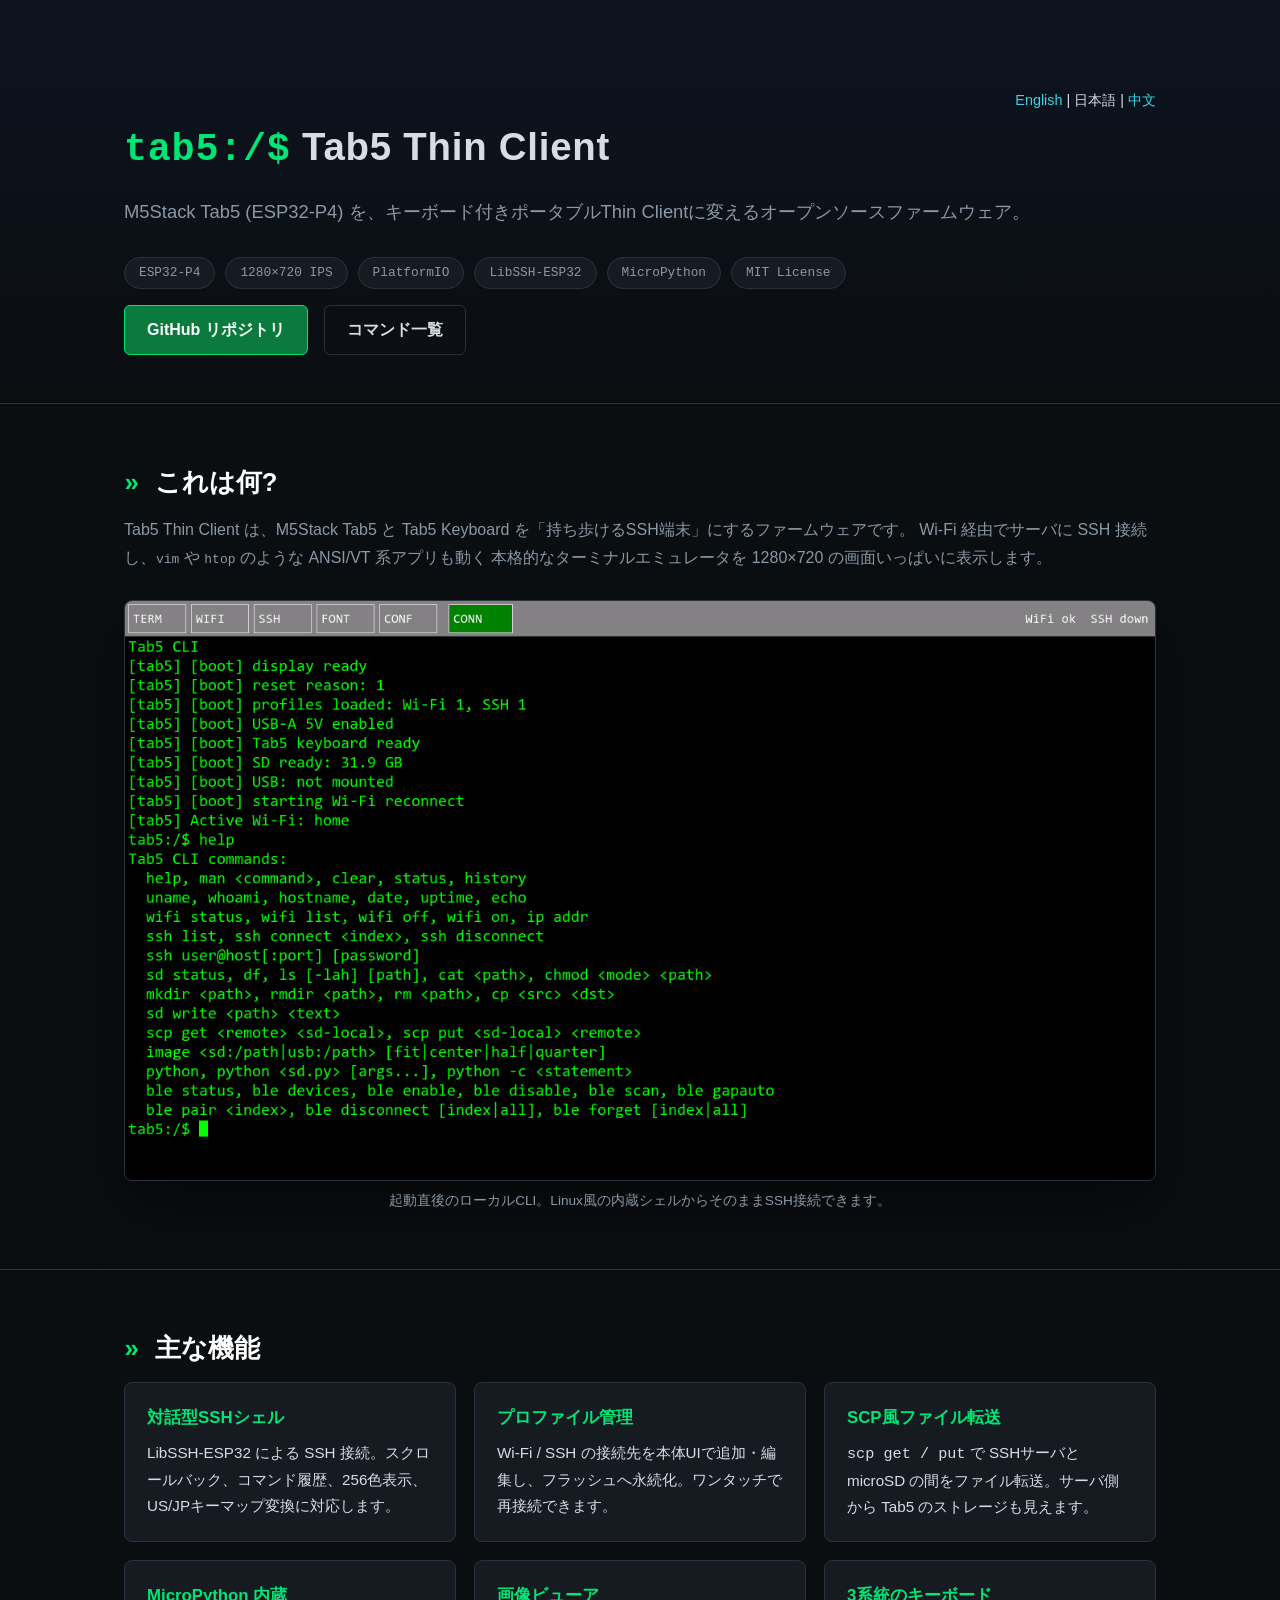
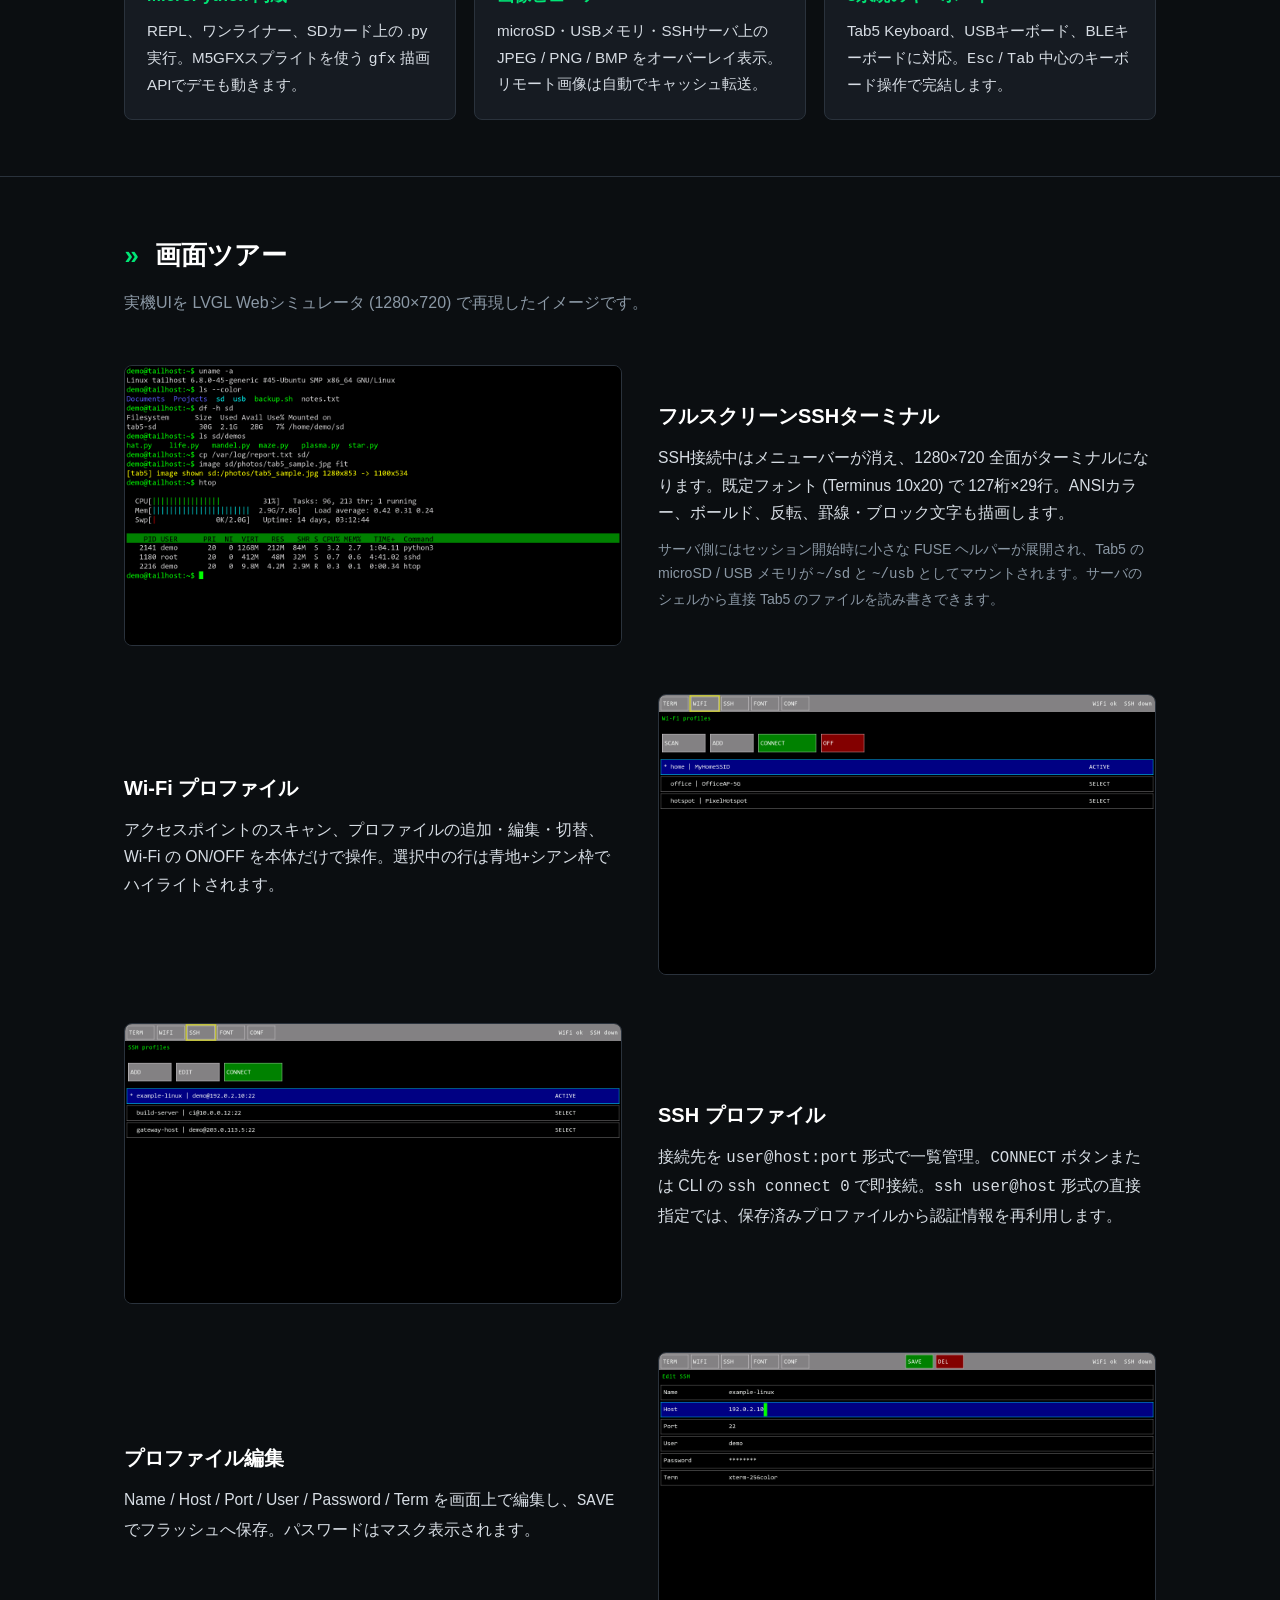
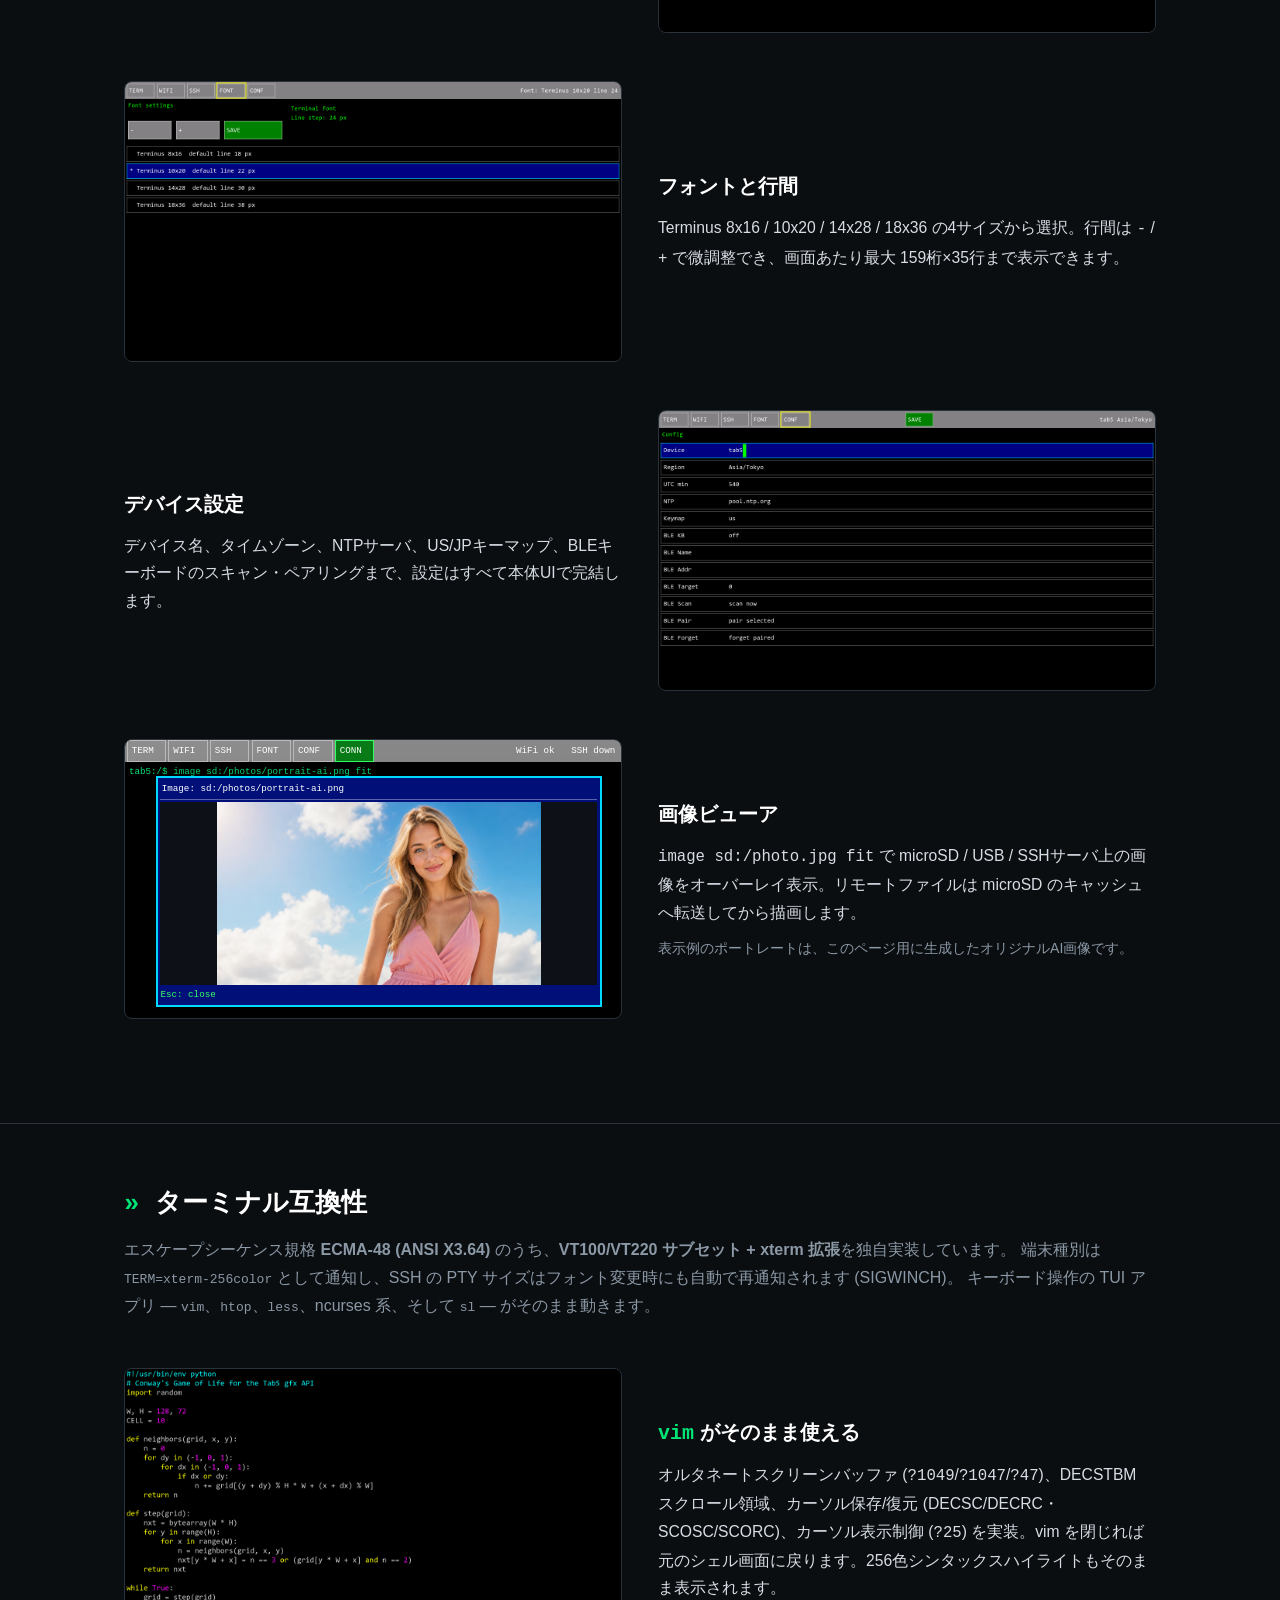
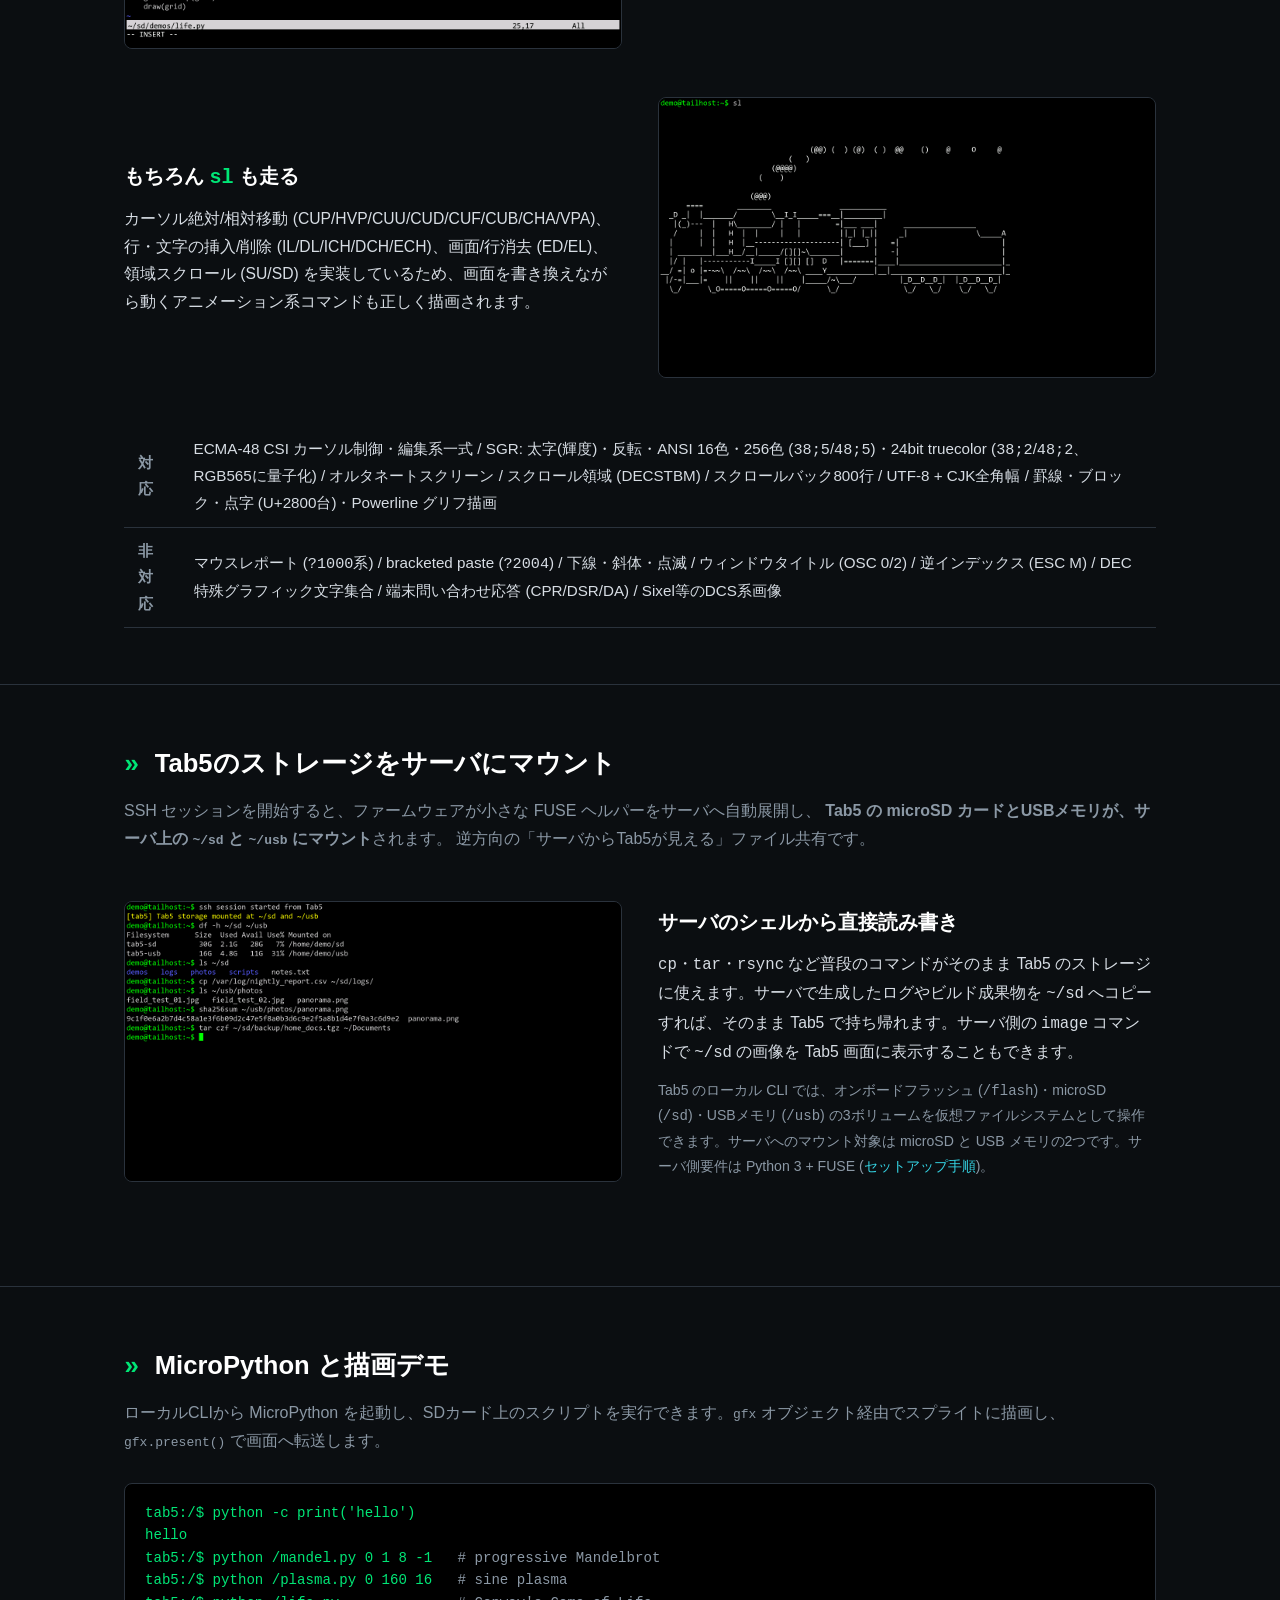
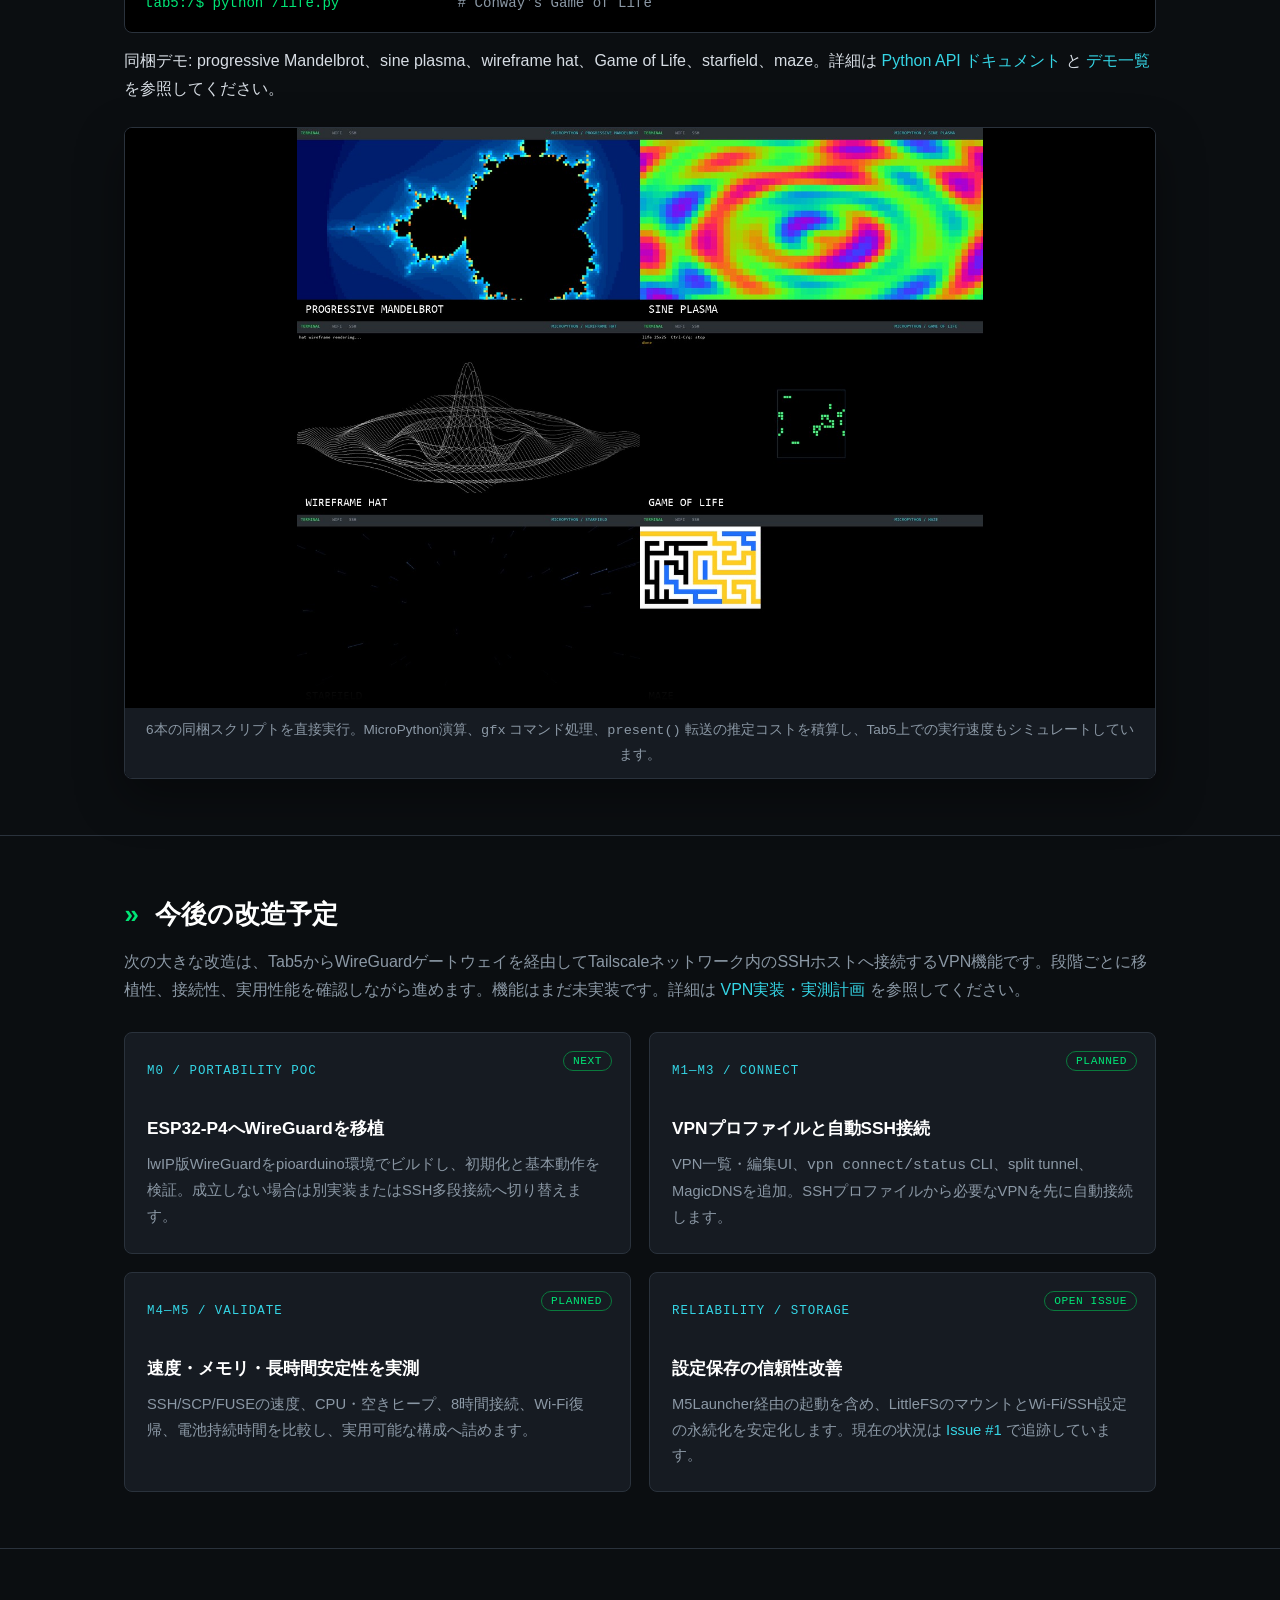
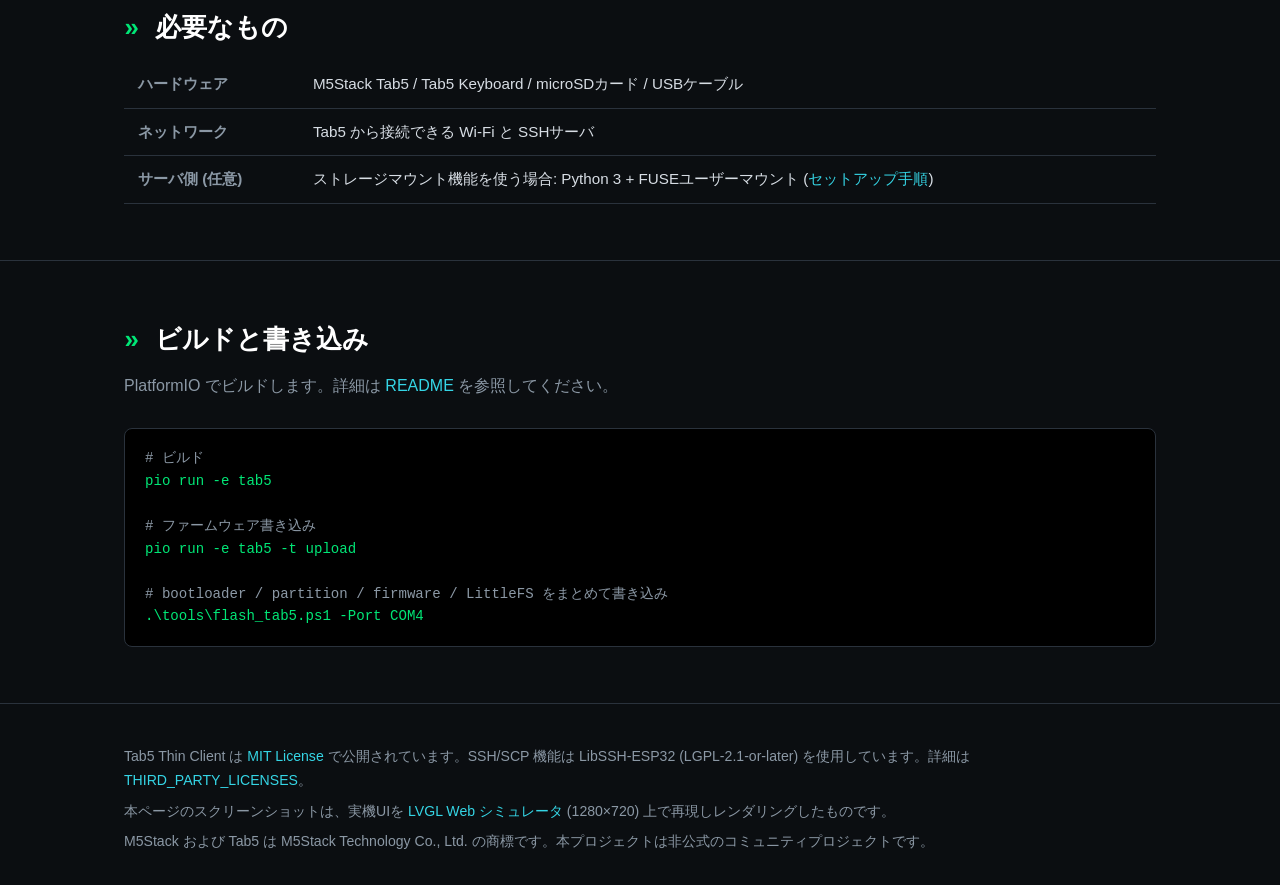
<file: index.html>
<!DOCTYPE html>
<html lang="ja">
<head>
<meta charset="utf-8">
<meta name="viewport" content="width=device-width, initial-scale=1">
<title>Tab5 Thin Client — M5Stack Tab5 をポータブルThin Clientに</title>
<meta name="description" content="M5Stack Tab5 (ESP32-P4) をポータブルThin Clientとして使うためのオープンソースファームウェア。対話型SSHシェル、SCP転送、MicroPython、画像ビューアを搭載。">
<style>
:root {
  --bg: #0b0e11;
  --bg2: #12161b;
  --panel: #161b22;
  --border: #2a323c;
  --text: #d7dde4;
  --muted: #8b98a5;
  --green: #00e676;
  --green-dim: #0a7a3d;
  --cyan: #35d5e5;
  --navy: #0d1f5c;
  --mono: "Consolas", "SFMono-Regular", "Menlo", monospace;
}
* { margin: 0; padding: 0; box-sizing: border-box; }
body { background: var(--bg); color: var(--text); font-family: "Segoe UI", "Hiragino Sans", "Noto Sans JP", sans-serif; line-height: 1.75; }
a { color: var(--cyan); text-decoration: none; }
a:hover { text-decoration: underline; }
.wrap { max-width: 1080px; margin: 0 auto; padding: 0 24px; }
header.hero { padding: 72px 0 48px; background: linear-gradient(180deg, #0d1420 0%, var(--bg) 100%); border-bottom: 1px solid var(--border); }
.lang { text-align: right; padding-top: 16px; font-size: .9rem; }
h1 { font-size: 2.4rem; letter-spacing: .02em; }
h1 .prompt { color: var(--green); font-family: var(--mono); }
.tagline { color: var(--muted); font-size: 1.15rem; margin: 12px 0 28px; }
.hero-img img, .shot img { width: 100%; border: 1px solid var(--border); border-radius: 8px; display: block; }
.hero-img { box-shadow: 0 24px 60px rgba(0,0,0,.5); border-radius: 8px; margin-top: 8px; }
.badges { margin: 20px 0 8px; display: flex; gap: 10px; flex-wrap: wrap; }
.badge { font-family: var(--mono); font-size: .8rem; background: var(--panel); border: 1px solid var(--border); border-radius: 999px; padding: 4px 14px; color: var(--muted); }
.cta { display: inline-block; margin: 8px 12px 0 0; padding: 10px 22px; border-radius: 6px; font-weight: 600; }
.cta.primary { background: var(--green-dim); color: #fff; border: 1px solid var(--green); }
.cta.ghost { border: 1px solid var(--border); color: var(--text); }
section { padding: 56px 0; border-bottom: 1px solid var(--border); }
h2 { font-size: 1.6rem; margin-bottom: 8px; color: #fff; }
h2::before { content: "» "; color: var(--green); font-family: var(--mono); }
.lead { color: var(--muted); margin-bottom: 28px; }
.grid { display: grid; grid-template-columns: repeat(auto-fit, minmax(280px, 1fr)); gap: 18px; }
.card { background: var(--panel); border: 1px solid var(--border); border-radius: 8px; padding: 20px 22px; }
.card h3 { font-size: 1.05rem; margin-bottom: 8px; color: var(--green); }
.card p { font-size: .95rem; color: var(--text); }
.feature { display: grid; grid-template-columns: 1fr 1fr; gap: 36px; align-items: center; margin: 48px 0; }
.feature:nth-child(even) .shot { order: 2; }
.feature h3 { font-size: 1.25rem; color: #fff; margin-bottom: 10px; }
.feature h3 code { color: var(--green); }
.feature p { font-size: .98rem; }
.feature .note { color: var(--muted); font-size: .88rem; margin-top: 10px; }
.viewer-shell { position: relative; width: 100%; aspect-ratio: 16 / 9; overflow: hidden; border: 1px solid var(--border); border-radius: 8px; background: #000; color: var(--green); font-family: var(--mono); font-size: clamp(.38rem, .72vw, .68rem); }
.viewer-toolbar { height: 8%; display: flex; align-items: center; gap: .45%; padding: .35%; color: #fff; background: #888; }
.viewer-tab { min-width: 8%; padding: .45% .8%; border: 1px solid #bbb; background: #8d8d8d; }
.viewer-tab.active { border-color: #35ff67; background: #087b16; }
.viewer-status { margin-left: auto; padding-right: .8%; }
.viewer-console { padding: .6% .8%; line-height: 1.45; }
.viewer-window { position: absolute; inset: 13% 3.8% 3.8% 6.2%; display: grid; grid-template-rows: auto 1fr auto; padding: .55%; border: 2px solid #00d9ff; background: #001078; box-shadow: 0 10px 28px rgba(0,0,0,.5); }
.viewer-title { padding: 0 .3% .45%; color: #fff; border-bottom: 1px solid rgba(255,255,255,.35); }
.viewer-image { min-height: 0; margin-top: .55%; overflow: hidden; background: #0d1117; }
.viewer-window .viewer-image img { width: 100%; height: 100%; object-fit: contain; border: 0; border-radius: 0; cursor: zoom-in; }
.viewer-close { padding-top: .35%; color: #35ff67; }
@media (max-width: 820px) { .feature { grid-template-columns: 1fr; } .feature:nth-child(even) .shot { order: 0; } }
pre.term { background: #000; border: 1px solid var(--border); border-radius: 8px; padding: 18px 20px; font-family: var(--mono); font-size: .88rem; color: var(--green); overflow-x: auto; line-height: 1.6; }
pre.term .c { color: var(--muted); }
table { width: 100%; border-collapse: collapse; font-size: .95rem; }
th, td { text-align: left; padding: 10px 14px; border-bottom: 1px solid var(--border); }
th { color: var(--muted); font-weight: 600; }
footer { padding: 40px 0 60px; color: var(--muted); font-size: .88rem; }
footer p { margin-bottom: 6px; }
.caption { text-align: center; color: var(--muted); font-size: .85rem; margin-top: 8px; }
.demo-video { margin-top: 24px; border: 1px solid var(--border); border-radius: 8px; overflow: hidden; background: #000; box-shadow: 0 18px 48px rgba(0,0,0,.38); }
.demo-video video { display: block; width: 100%; height: auto; aspect-ratio: 16 / 9; background: #000; }
.demo-video .caption { margin: 0; padding: 10px 16px 12px; background: var(--panel); }
.roadmap-grid { display: grid; grid-template-columns: repeat(2, 1fr); gap: 18px; margin-top: 28px; }
.roadmap-card { position: relative; min-height: 210px; padding: 22px; background: var(--panel); border: 1px solid var(--border); border-radius: 8px; }
.roadmap-kicker { color: var(--cyan); font-family: var(--mono); font-size: .78rem; letter-spacing: .08em; }
.roadmap-card h3 { margin: 30px 0 9px; color: #fff; font-size: 1.08rem; }
.roadmap-card p { color: var(--muted); font-size: .92rem; }
.roadmap-status { position: absolute; top: 18px; right: 18px; padding: 3px 9px; border: 1px solid var(--green-dim); border-radius: 999px; color: var(--green); font: .7rem var(--mono); letter-spacing: .05em; }
@media (max-width: 700px) { .roadmap-grid { grid-template-columns: 1fr; } }
.hero-img img, .shot img { cursor: zoom-in; }
#lightbox { position: fixed; inset: 0; background: rgba(4,6,9,.92); display: none; align-items: center; justify-content: center; flex-direction: column; z-index: 1000; cursor: zoom-out; padding: 24px; }
#lightbox.open { display: flex; }
#lightbox img { max-width: 96vw; max-height: 88vh; width: auto; border: 1px solid var(--border); border-radius: 6px; box-shadow: 0 24px 80px rgba(0,0,0,.8); }
#lightbox .lb-caption { color: var(--muted); font-size: .9rem; margin-top: 14px; max-width: 90vw; text-align: center; }
#lightbox .lb-close { position: absolute; top: 16px; right: 24px; font-size: 2rem; color: var(--muted); font-family: var(--mono); }
</style>
</head>
<body>

<header class="hero">
  <div class="wrap">
    <div class="lang"><a href="en.html">English</a> | 日本語 | <a href="zh.html">中文</a></div>
    <h1><span class="prompt">tab5:/$</span> Tab5 Thin Client</h1>
    <p class="tagline">M5Stack Tab5 (ESP32-P4) を、キーボード付きポータブルThin Clientに変えるオープンソースファームウェア。</p>
    <div class="badges">
      <span class="badge">ESP32-P4</span>
      <span class="badge">1280×720 IPS</span>
      <span class="badge">PlatformIO</span>
      <span class="badge">LibSSH-ESP32</span>
      <span class="badge">MicroPython</span>
      <span class="badge">MIT License</span>
    </div>
    <p>
      <a class="cta primary" href="https://github.com/airpocket-soundman/Tab5_thinclient">GitHub リポジトリ</a>
      <a class="cta ghost" href="https://github.com/airpocket-soundman/Tab5_thinclient/blob/main/docs/COMMANDS.ja.md">コマンド一覧</a>
    </p>
  </div>
</header>

<section>
  <div class="wrap">
    <h2>これは何?</h2>
    <p class="lead">
      Tab5 Thin Client は、M5Stack Tab5 と Tab5 Keyboard を「持ち歩けるSSH端末」にするファームウェアです。
      Wi-Fi 経由でサーバに SSH 接続し、<code>vim</code> や <code>htop</code> のような ANSI/VT 系アプリも動く
      本格的なターミナルエミュレータを 1280×720 の画面いっぱいに表示します。
    </p>
    <div class="hero-img"><img src="images/terminal.png" alt="Tab5 ローカルCLI画面。緑色の文字でbootログとhelpコマンドの出力が表示されている" loading="lazy"></div>
    <p class="caption">起動直後のローカルCLI。Linux風の内蔵シェルからそのままSSH接続できます。</p>
  </div>
</section>

<section>
  <div class="wrap">
    <h2>主な機能</h2>
    <div class="grid">
      <div class="card"><h3>対話型SSHシェル</h3><p>LibSSH-ESP32 による SSH 接続。スクロールバック、コマンド履歴、256色表示、US/JPキーマップ変換に対応します。</p></div>
      <div class="card"><h3>プロファイル管理</h3><p>Wi-Fi / SSH の接続先を本体UIで追加・編集し、フラッシュへ永続化。ワンタッチで再接続できます。</p></div>
      <div class="card"><h3>SCP風ファイル転送</h3><p><code>scp get / put</code> で SSHサーバと microSD の間をファイル転送。サーバ側から Tab5 のストレージも見えます。</p></div>
      <div class="card"><h3>MicroPython 内蔵</h3><p>REPL、ワンライナー、SDカード上の .py 実行。M5GFXスプライトを使う <code>gfx</code> 描画APIでデモも動きます。</p></div>
      <div class="card"><h3>画像ビューア</h3><p>microSD・USBメモリ・SSHサーバ上の JPEG / PNG / BMP をオーバーレイ表示。リモート画像は自動でキャッシュ転送。</p></div>
      <div class="card"><h3>3系統のキーボード</h3><p>Tab5 Keyboard、USBキーボード、BLEキーボードに対応。<code>Esc</code> / <code>Tab</code> 中心のキーボード操作で完結します。</p></div>
    </div>
  </div>
</section>

<section>
  <div class="wrap">
    <h2>画面ツアー</h2>
    <p class="lead">実機UIを LVGL Webシミュレータ (1280×720) で再現したイメージです。</p>

    <div class="feature">
      <div class="shot"><img src="images/ssh_session.png" alt="SSH接続中のフルスクリーンターミナル。ls --colorやdf、htopの出力が色付きで表示されている" loading="lazy"></div>
      <div>
        <h3>フルスクリーンSSHターミナル</h3>
        <p>SSH接続中はメニューバーが消え、1280×720 全面がターミナルになります。既定フォント (Terminus 10x20) で 127桁×29行。ANSIカラー、ボールド、反転、罫線・ブロック文字も描画します。</p>
        <p class="note">サーバ側にはセッション開始時に小さな FUSE ヘルパーが展開され、Tab5 の microSD / USB メモリが <code>~/sd</code> と <code>~/usb</code> としてマウントされます。サーバのシェルから直接 Tab5 のファイルを読み書きできます。</p>
      </div>
    </div>

    <div class="feature">
      <div class="shot"><img src="images/wifi_list.png" alt="Wi-Fiプロファイル一覧画面。SCAN、ADD、CONNECT、OFFボタンとプロファイルリスト" loading="lazy"></div>
      <div>
        <h3>Wi-Fi プロファイル</h3>
        <p>アクセスポイントのスキャン、プロファイルの追加・編集・切替、Wi-Fi の ON/OFF を本体だけで操作。選択中の行は青地+シアン枠でハイライトされます。</p>
      </div>
    </div>

    <div class="feature">
      <div class="shot"><img src="images/ssh_list.png" alt="SSHプロファイル一覧画面。ADD、EDIT、CONNECTボタンと接続先リスト" loading="lazy"></div>
      <div>
        <h3>SSH プロファイル</h3>
        <p>接続先を <code>user@host:port</code> 形式で一覧管理。<code>CONNECT</code> ボタンまたは CLI の <code>ssh connect 0</code> で即接続。<code>ssh user@host</code> 形式の直接指定では、保存済みプロファイルから認証情報を再利用します。</p>
      </div>
    </div>

    <div class="feature">
      <div class="shot"><img src="images/ssh_edit.png" alt="SSHプロファイル編集画面。Name、Host、Port、User、Password、Termの各フィールド" loading="lazy"></div>
      <div>
        <h3>プロファイル編集</h3>
        <p>Name / Host / Port / User / Password / Term を画面上で編集し、<code>SAVE</code> でフラッシュへ保存。パスワードはマスク表示されます。</p>
      </div>
    </div>

    <div class="feature">
      <div class="shot"><img src="images/font.png" alt="フォント設定画面。Terminusフォント4種と行間の設定" loading="lazy"></div>
      <div>
        <h3>フォントと行間</h3>
        <p>Terminus 8x16 / 10x20 / 14x28 / 18x36 の4サイズから選択。行間は <code>-</code> / <code>+</code> で微調整でき、画面あたり最大 159桁×35行まで表示できます。</p>
      </div>
    </div>

    <div class="feature">
      <div class="shot"><img src="images/conf.png" alt="Config画面。デバイス名、地域、UTCオフセット、NTP、キーマップ、BLE設定" loading="lazy"></div>
      <div>
        <h3>デバイス設定</h3>
        <p>デバイス名、タイムゾーン、NTPサーバ、US/JPキーマップ、BLEキーボードのスキャン・ペアリングまで、設定はすべて本体UIで完結します。</p>
      </div>
    </div>

    <div class="feature">
      <div class="shot">
        <div class="viewer-shell" role="img" aria-label="Tab5画像ビューアで夏空を背景にしたAI生成の金髪女性ポートレートを表示している画面">
          <div class="viewer-toolbar"><span class="viewer-tab">TERM</span><span class="viewer-tab">WIFI</span><span class="viewer-tab">SSH</span><span class="viewer-tab">FONT</span><span class="viewer-tab">CONF</span><span class="viewer-tab active">CONN</span><span class="viewer-status">WiFi ok&nbsp;&nbsp; SSH down</span></div>
          <div class="viewer-console">tab5:/$ image sd:/photos/portrait-ai.png fit</div>
          <div class="viewer-window">
            <div class="viewer-title">Image: sd:/photos/portrait-ai.png</div>
            <div class="viewer-image"><img src="images/viewer-woman-ai.png" alt="夏空を背景にピンクのワンピースを着たAI生成の金髪碧眼の成人女性" loading="lazy"></div>
            <div class="viewer-close">Esc: close</div>
          </div>
        </div>
      </div>
      <div>
        <h3>画像ビューア</h3>
        <p><code>image sd:/photo.jpg fit</code> で microSD / USB / SSHサーバ上の画像をオーバーレイ表示。リモートファイルは microSD のキャッシュへ転送してから描画します。</p>
        <p class="note">表示例のポートレートは、このページ用に生成したオリジナルAI画像です。</p>
      </div>
    </div>
  </div>
</section>

<section>
  <div class="wrap">
    <h2>ターミナル互換性</h2>
    <p class="lead">
      エスケープシーケンス規格 <strong>ECMA-48 (ANSI X3.64)</strong> のうち、<strong>VT100/VT220 サブセット + xterm 拡張</strong>を独自実装しています。
      端末種別は <code>TERM=xterm-256color</code> として通知し、SSH の PTY サイズはフォント変更時にも自動で再通知されます (SIGWINCH)。
      キーボード操作の TUI アプリ — <code>vim</code>、<code>htop</code>、<code>less</code>、ncurses 系、そして <code>sl</code> — がそのまま動きます。
    </p>

    <div class="feature">
      <div class="shot"><img src="images/vim.png" alt="SSH経由でvimがPythonスクリプトをシンタックスハイライト付きで編集している画面" loading="lazy"></div>
      <div>
        <h3><code>vim</code> がそのまま使える</h3>
        <p>オルタネートスクリーンバッファ (<code>?1049</code>/<code>?1047</code>/<code>?47</code>)、DECSTBM スクロール領域、カーソル保存/復元 (DECSC/DECRC・SCOSC/SCORC)、カーソル表示制御 (<code>?25</code>) を実装。vim を閉じれば元のシェル画面に戻ります。256色シンタックスハイライトもそのまま表示されます。</p>
      </div>
    </div>

    <div class="feature">
      <div class="shot"><img src="images/sl.png" alt="SSH経由でslコマンドのSL蒸気機関車のアスキーアートが走っている画面" loading="lazy"></div>
      <div>
        <h3>もちろん <code>sl</code> も走る</h3>
        <p>カーソル絶対/相対移動 (CUP/HVP/CUU/CUD/CUF/CUB/CHA/VPA)、行・文字の挿入/削除 (IL/DL/ICH/DCH/ECH)、画面/行消去 (ED/EL)、領域スクロール (SU/SD) を実装しているため、画面を書き換えながら動くアニメーション系コマンドも正しく描画されます。</p>
      </div>
    </div>

    <table>
      <tr><th>対応</th><td>ECMA-48 CSI カーソル制御・編集系一式 / SGR: 太字(輝度)・反転・ANSI 16色・256色 (<code>38;5</code>/<code>48;5</code>)・24bit truecolor (<code>38;2</code>/<code>48;2</code>、RGB565に量子化) / オルタネートスクリーン / スクロール領域 (DECSTBM) / スクロールバック800行 / UTF-8 + CJK全角幅 / 罫線・ブロック・点字 (U+2800台)・Powerline グリフ描画</td></tr>
      <tr><th>非対応</th><td>マウスレポート (<code>?1000</code>系) / bracketed paste (<code>?2004</code>) / 下線・斜体・点滅 / ウィンドウタイトル (OSC 0/2) / 逆インデックス (ESC M) / DEC特殊グラフィック文字集合 / 端末問い合わせ応答 (CPR/DSR/DA) / Sixel等のDCS系画像</td></tr>
    </table>
  </div>
</section>

<section>
  <div class="wrap">
    <h2>Tab5のストレージをサーバにマウント</h2>
    <p class="lead">
      SSH セッションを開始すると、ファームウェアが小さな FUSE ヘルパーをサーバへ自動展開し、
      <strong>Tab5 の microSD カードとUSBメモリが、サーバ上の <code>~/sd</code> と <code>~/usb</code> にマウント</strong>されます。
      逆方向の「サーバからTab5が見える」ファイル共有です。
    </p>
    <div class="feature">
      <div class="shot"><img src="images/mount.png" alt="サーバ側シェルでdf -hにtab5-sdとtab5-usbが表示され、~/sdへcpやtarで書き込んでいる画面" loading="lazy"></div>
      <div>
        <h3>サーバのシェルから直接読み書き</h3>
        <p><code>cp</code>・<code>tar</code>・<code>rsync</code> など普段のコマンドがそのまま Tab5 のストレージに使えます。サーバで生成したログやビルド成果物を <code>~/sd</code> へコピーすれば、そのまま Tab5 で持ち帰れます。サーバ側の <code>image</code> コマンドで <code>~/sd</code> の画像を Tab5 画面に表示することもできます。</p>
        <p class="note">Tab5 のローカル CLI では、オンボードフラッシュ (<code>/flash</code>)・microSD (<code>/sd</code>)・USBメモリ (<code>/usb</code>) の3ボリュームを仮想ファイルシステムとして操作できます。サーバへのマウント対象は microSD と USB メモリの2つです。サーバ側要件は Python 3 + FUSE (<a href="https://github.com/airpocket-soundman/Tab5_thinclient/blob/main/docs/SERVER_SETUP.ja.md">セットアップ手順</a>)。</p>
      </div>
    </div>
  </div>
</section>

<section>
  <div class="wrap">
    <h2>MicroPython と描画デモ</h2>
    <p class="lead">ローカルCLIから MicroPython を起動し、SDカード上のスクリプトを実行できます。<code>gfx</code> オブジェクト経由でスプライトに描画し、<code>gfx.present()</code> で画面へ転送します。</p>
    <pre class="term">tab5:/$ python -c print('hello')
hello
tab5:/$ python /mandel.py 0 1 8 -1   <span class="c"># progressive Mandelbrot</span>
tab5:/$ python /plasma.py 0 160 16   <span class="c"># sine plasma</span>
tab5:/$ python /life.py              <span class="c"># Conway's Game of Life</span></pre>
    <p style="margin-top:14px">同梱デモ: progressive Mandelbrot、sine plasma、wireframe hat、Game of Life、starfield、maze。詳細は <a href="https://github.com/airpocket-soundman/Tab5_thinclient/blob/main/docs/PYTHON.md">Python API ドキュメント</a> と <a href="https://github.com/airpocket-soundman/Tab5_thinclient/blob/main/docs/DEMOS.ja.md">デモ一覧</a> を参照してください。</p>
    <figure class="demo-video">
      <video controls autoplay muted loop playsinline preload="metadata" poster="images/python-demos-poster.jpg" aria-label="6本のMicroPython描画デモ実行ムービー">
        <source src="media/python-demos.mp4" type="video/mp4">
        お使いのブラウザーは動画再生に対応していません。<a href="media/python-demos.mp4">MP4を開く</a>
      </video>
      <figcaption class="caption">6本の同梱スクリプトを直接実行。MicroPython演算、<code>gfx</code> コマンド処理、<code>present()</code> 転送の推定コストを積算し、Tab5上での実行速度もシミュレートしています。</figcaption>
    </figure>
  </div>
</section>

<section>
  <div class="wrap">
    <h2>今後の改造予定</h2>
    <p class="lead">次の大きな改造は、Tab5からWireGuardゲートウェイを経由してTailscaleネットワーク内のSSHホストへ接続するVPN機能です。段階ごとに移植性、接続性、実用性能を確認しながら進めます。機能はまだ未実装です。詳細は <a href="https://github.com/airpocket-soundman/Tab5_thinclient/blob/main/docs/VPN_PLAN.ja.md">VPN実装・実測計画</a> を参照してください。</p>
    <div class="roadmap-grid">
      <article class="roadmap-card">
        <span class="roadmap-kicker">M0 / PORTABILITY POC</span><span class="roadmap-status">NEXT</span>
        <h3>ESP32-P4へWireGuardを移植</h3>
        <p>lwIP版WireGuardをpioarduino環境でビルドし、初期化と基本動作を検証。成立しない場合は別実装またはSSH多段接続へ切り替えます。</p>
      </article>
      <article class="roadmap-card">
        <span class="roadmap-kicker">M1—M3 / CONNECT</span><span class="roadmap-status">PLANNED</span>
        <h3>VPNプロファイルと自動SSH接続</h3>
        <p>VPN一覧・編集UI、<code>vpn connect/status</code> CLI、split tunnel、MagicDNSを追加。SSHプロファイルから必要なVPNを先に自動接続します。</p>
      </article>
      <article class="roadmap-card">
        <span class="roadmap-kicker">M4—M5 / VALIDATE</span><span class="roadmap-status">PLANNED</span>
        <h3>速度・メモリ・長時間安定性を実測</h3>
        <p>SSH/SCP/FUSEの速度、CPU・空きヒープ、8時間接続、Wi-Fi復帰、電池持続時間を比較し、実用可能な構成へ詰めます。</p>
      </article>
      <article class="roadmap-card">
        <span class="roadmap-kicker">RELIABILITY / STORAGE</span><span class="roadmap-status">OPEN ISSUE</span>
        <h3>設定保存の信頼性改善</h3>
        <p>M5Launcher経由の起動を含め、LittleFSのマウントとWi-Fi/SSH設定の永続化を安定化します。現在の状況は <a href="https://github.com/airpocket-soundman/Tab5_thinclient/issues/1">Issue #1</a> で追跡しています。</p>
      </article>
    </div>
  </div>
</section>

<section>
  <div class="wrap">
    <h2>必要なもの</h2>
    <table>
      <tr><th>ハードウェア</th><td>M5Stack Tab5 / Tab5 Keyboard / microSDカード / USBケーブル</td></tr>
      <tr><th>ネットワーク</th><td>Tab5 から接続できる Wi-Fi と SSHサーバ</td></tr>
      <tr><th>サーバ側 (任意)</th><td>ストレージマウント機能を使う場合: Python 3 + FUSEユーザーマウント (<a href="https://github.com/airpocket-soundman/Tab5_thinclient/blob/main/docs/SERVER_SETUP.ja.md">セットアップ手順</a>)</td></tr>
    </table>
  </div>
</section>

<section>
  <div class="wrap">
    <h2>ビルドと書き込み</h2>
    <p class="lead">PlatformIO でビルドします。詳細は <a href="https://github.com/airpocket-soundman/Tab5_thinclient#readme">README</a> を参照してください。</p>
    <pre class="term"><span class="c"># ビルド</span>
pio run -e tab5

<span class="c"># ファームウェア書き込み</span>
pio run -e tab5 -t upload

<span class="c"># bootloader / partition / firmware / LittleFS をまとめて書き込み</span>
.\tools\flash_tab5.ps1 -Port COM4</pre>
  </div>
</section>

<footer>
  <div class="wrap">
    <p>Tab5 Thin Client は <a href="https://github.com/airpocket-soundman/Tab5_thinclient/blob/main/LICENSE">MIT License</a> で公開されています。SSH/SCP 機能は LibSSH-ESP32 (LGPL-2.1-or-later) を使用しています。詳細は <a href="https://github.com/airpocket-soundman/Tab5_thinclient/blob/main/THIRD_PARTY_LICENSES.md">THIRD_PARTY_LICENSES</a>。</p>
    <p>本ページのスクリーンショットは、実機UIを <a href="https://lvglsim.dev/">LVGL Web シミュレータ</a> (1280×720) 上で再現しレンダリングしたものです。</p>
    <p>M5Stack および Tab5 は M5Stack Technology Co., Ltd. の商標です。本プロジェクトは非公式のコミュニティプロジェクトです。</p>
  </div>
</footer>

<div id="lightbox" role="dialog" aria-modal="true" aria-label="画像の拡大表示">
  <span class="lb-close" aria-hidden="true">&times;</span>
  <img alt="">
  <div class="lb-caption"></div>
</div>
<script>
(function () {
  var lb = document.getElementById('lightbox');
  var lbImg = lb.querySelector('img');
  var lbCap = lb.querySelector('.lb-caption');
  function close() {
    lb.classList.remove('open');
    lbImg.src = '';
    document.body.style.overflow = '';
  }
  document.querySelectorAll('.hero-img img, .shot img').forEach(function (img) {
    img.addEventListener('click', function () {
      lbImg.src = img.src;
      lbImg.alt = img.alt;
      lbCap.textContent = img.alt;
      lb.classList.add('open');
      document.body.style.overflow = 'hidden';
    });
  });
  lb.addEventListener('click', close);
  document.addEventListener('keydown', function (e) {
    if (e.key === 'Escape' && lb.classList.contains('open')) close();
  });
})();
</script>
</body>
</html>
</file>
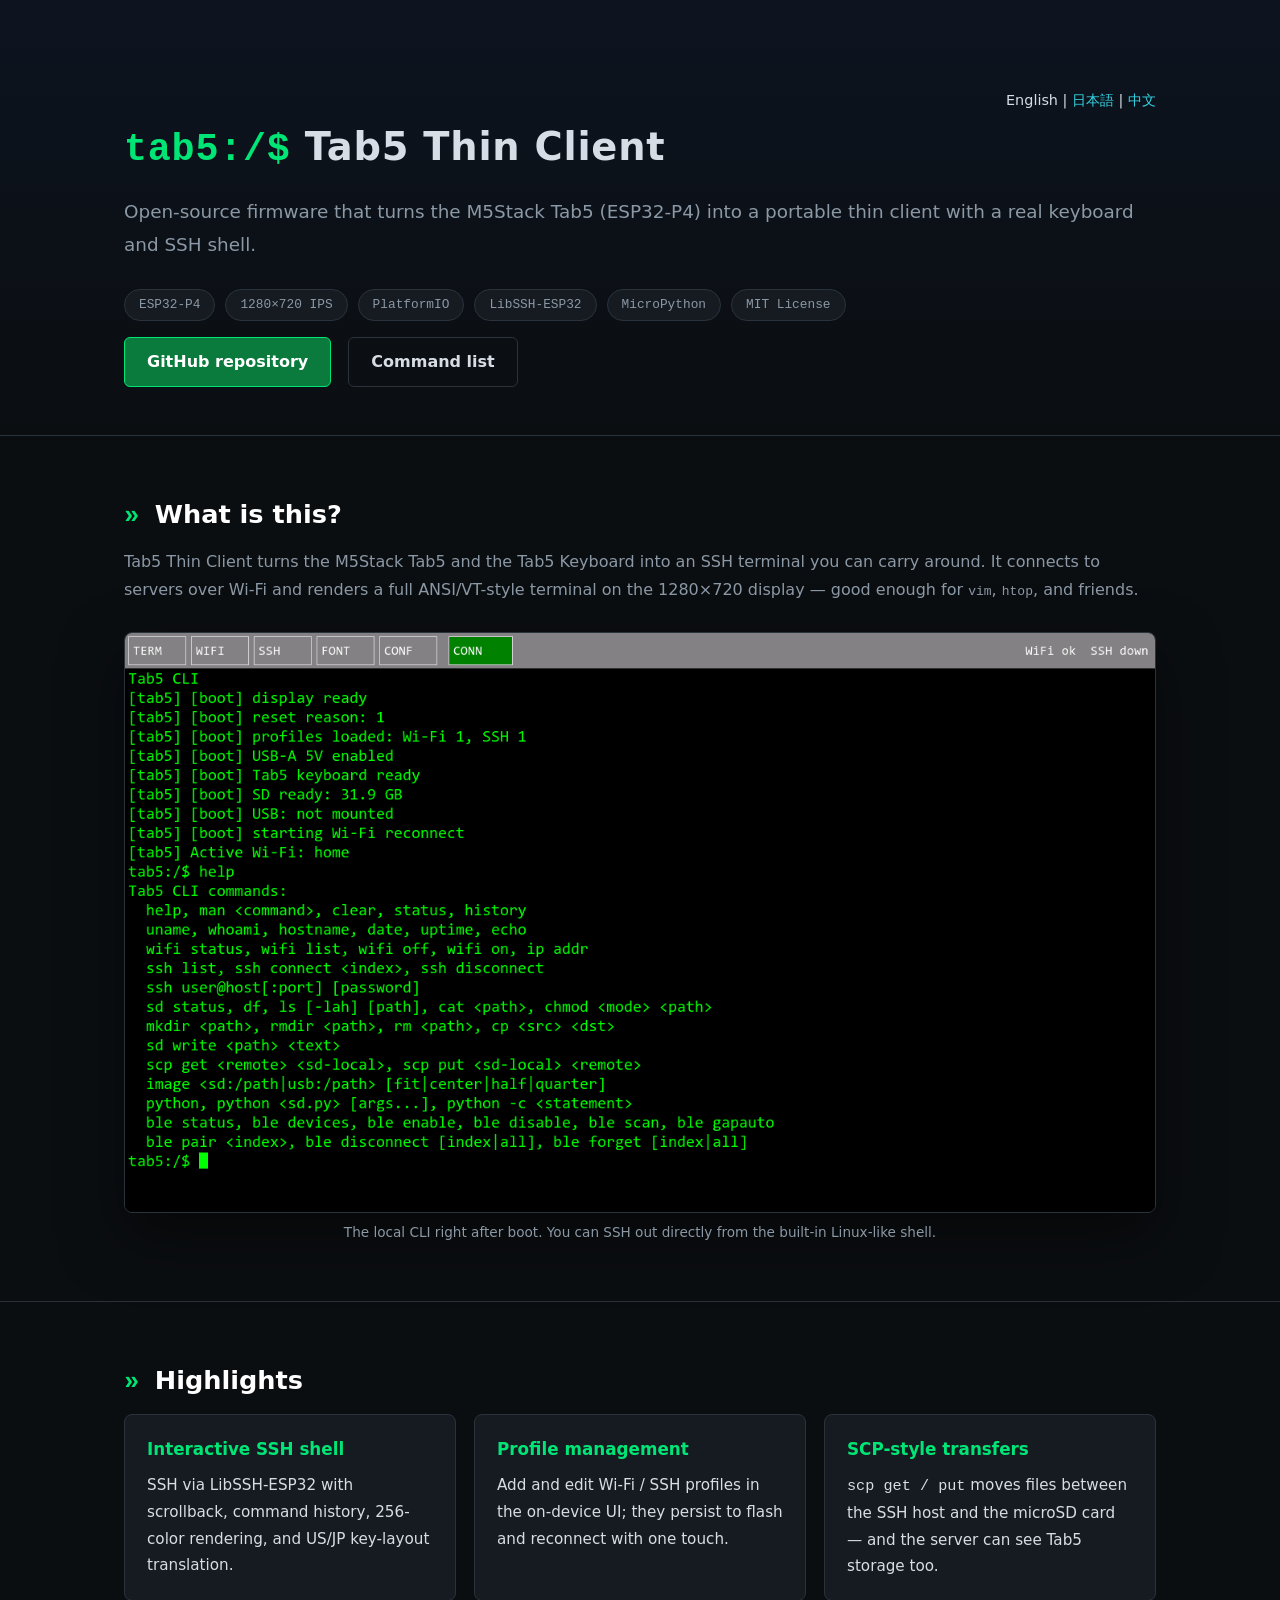
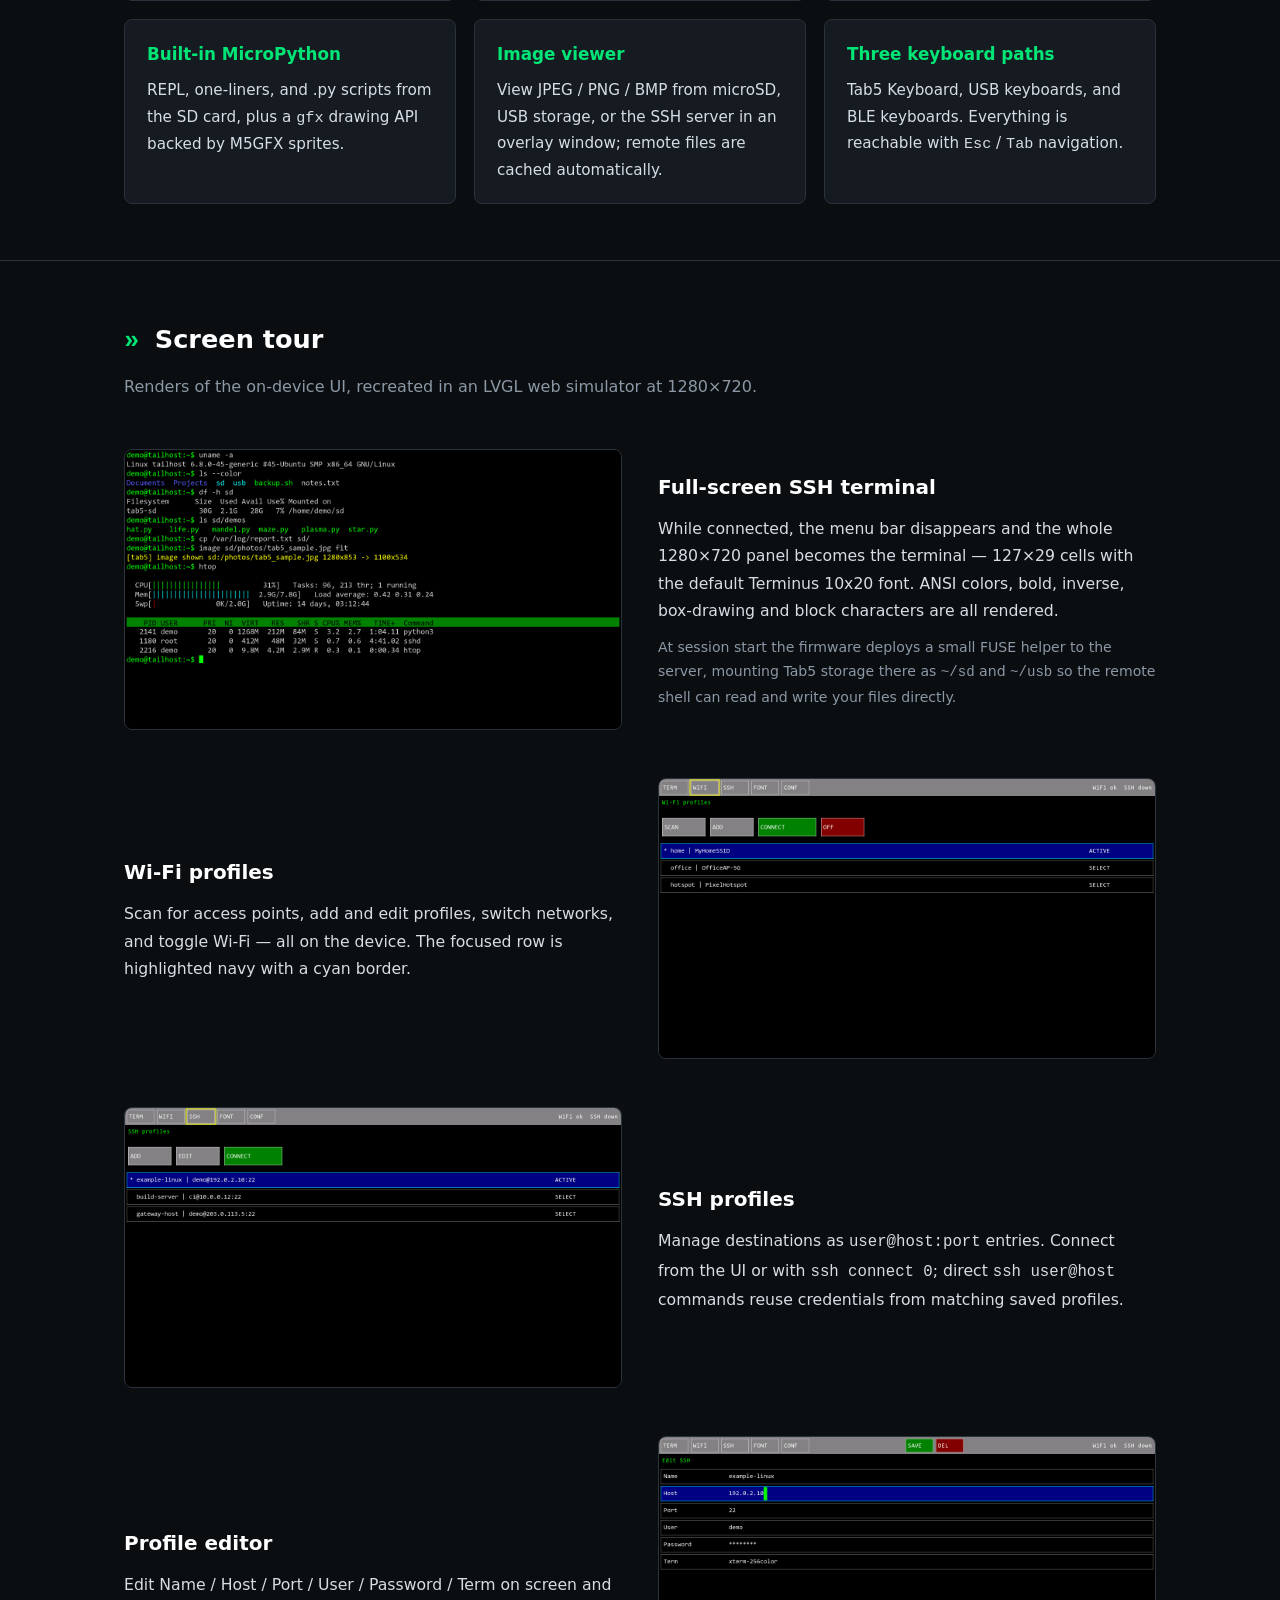
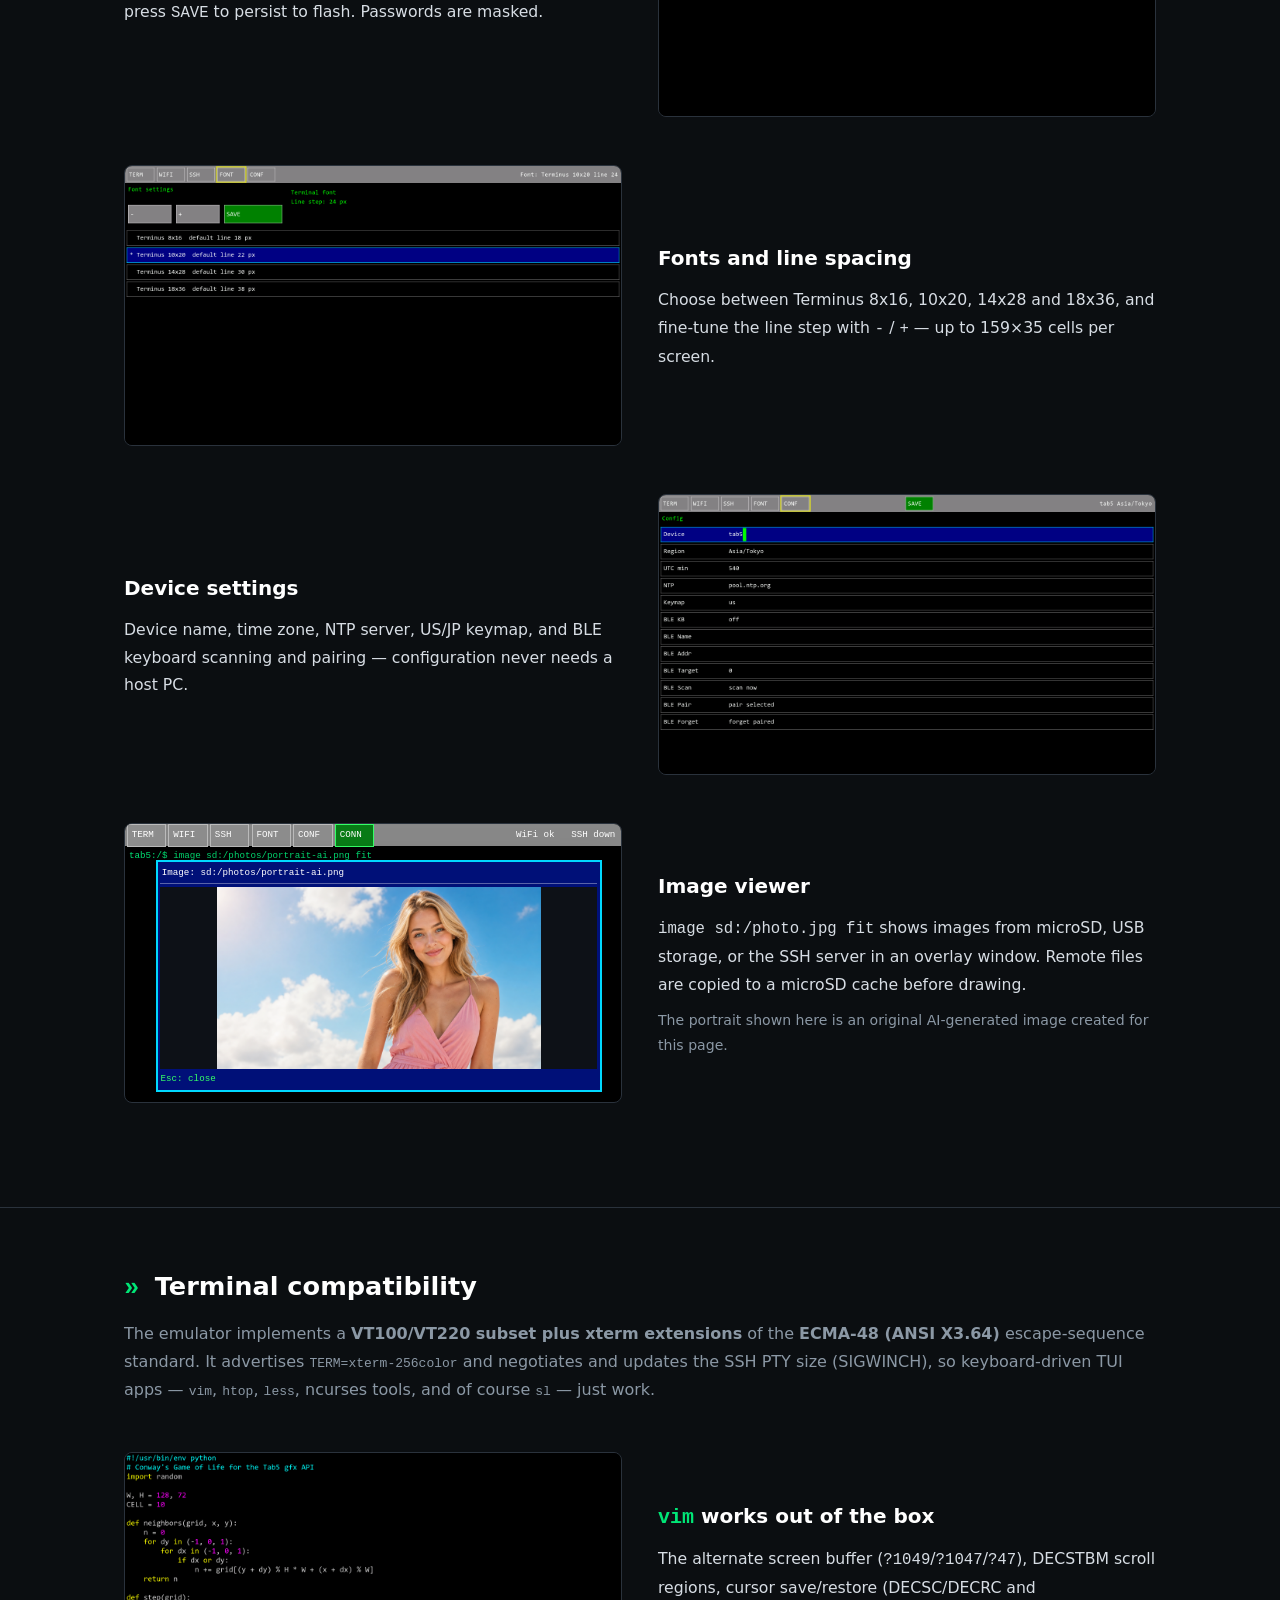
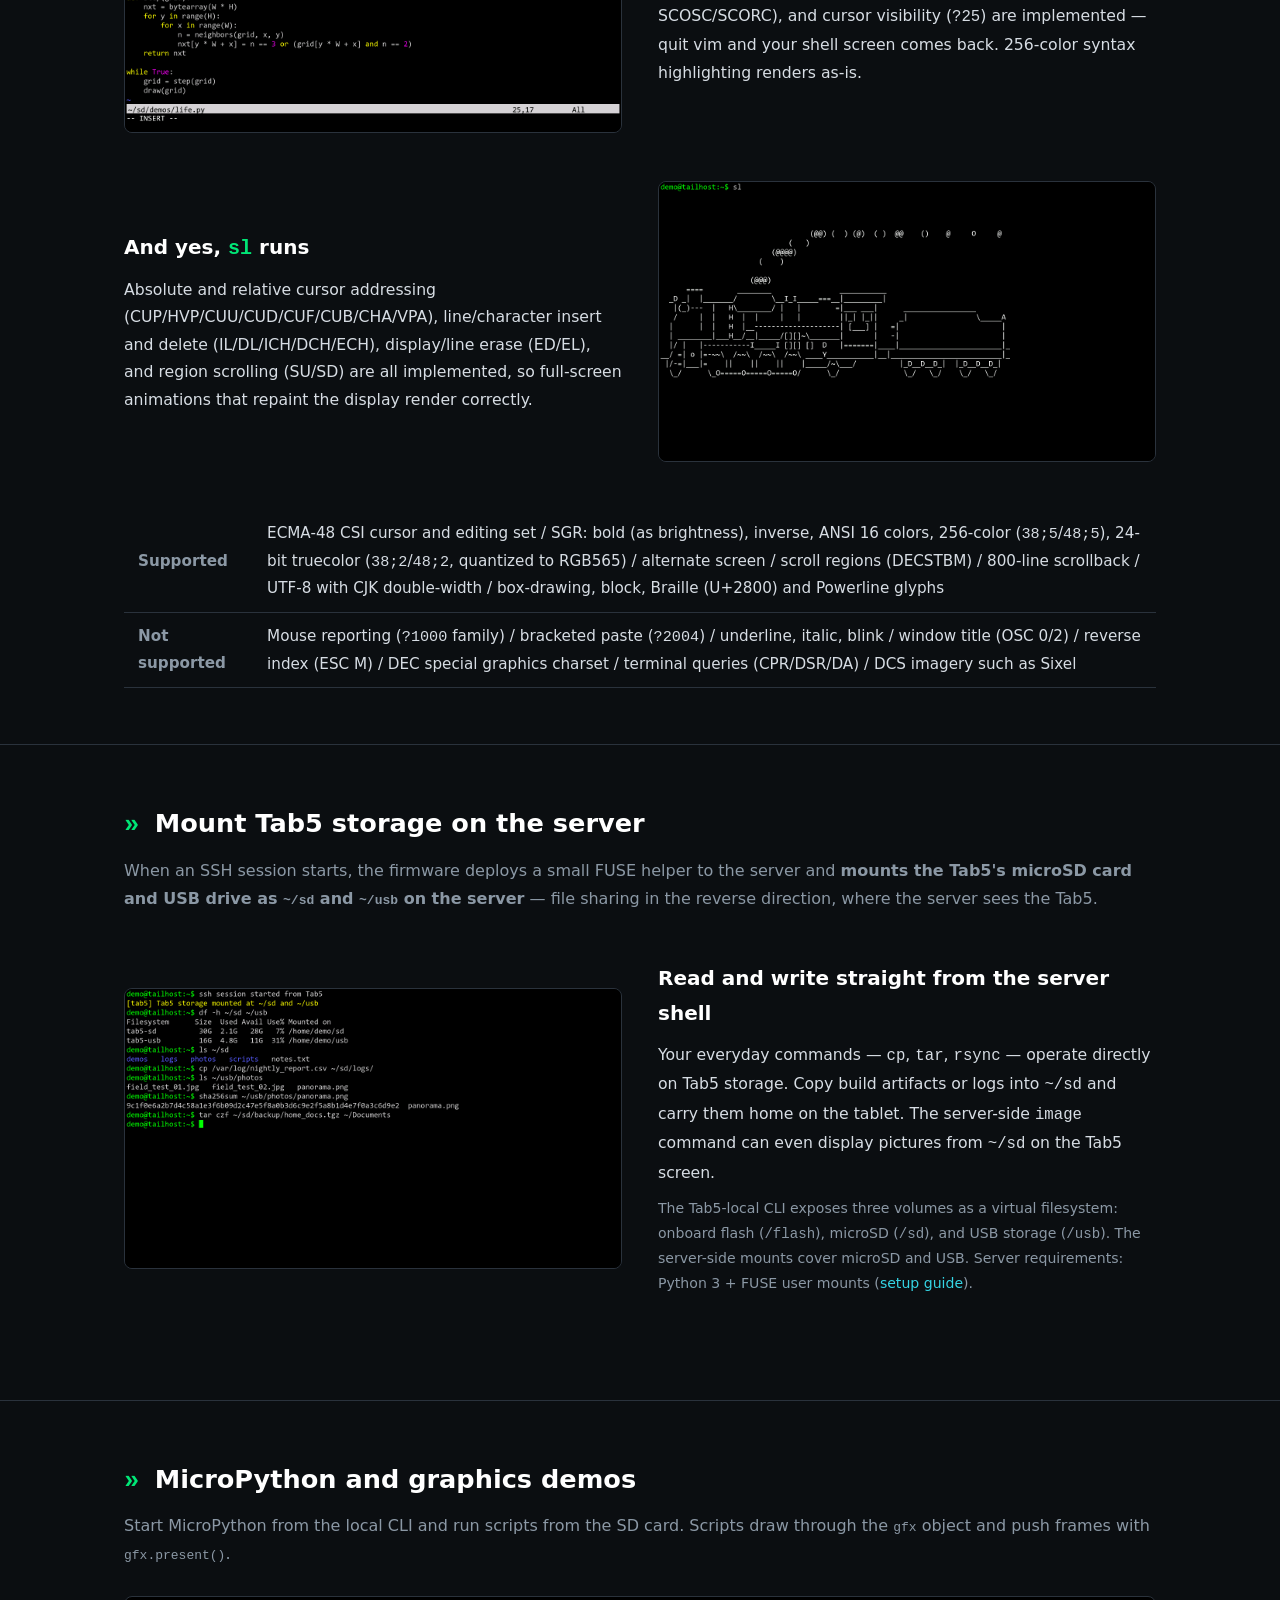
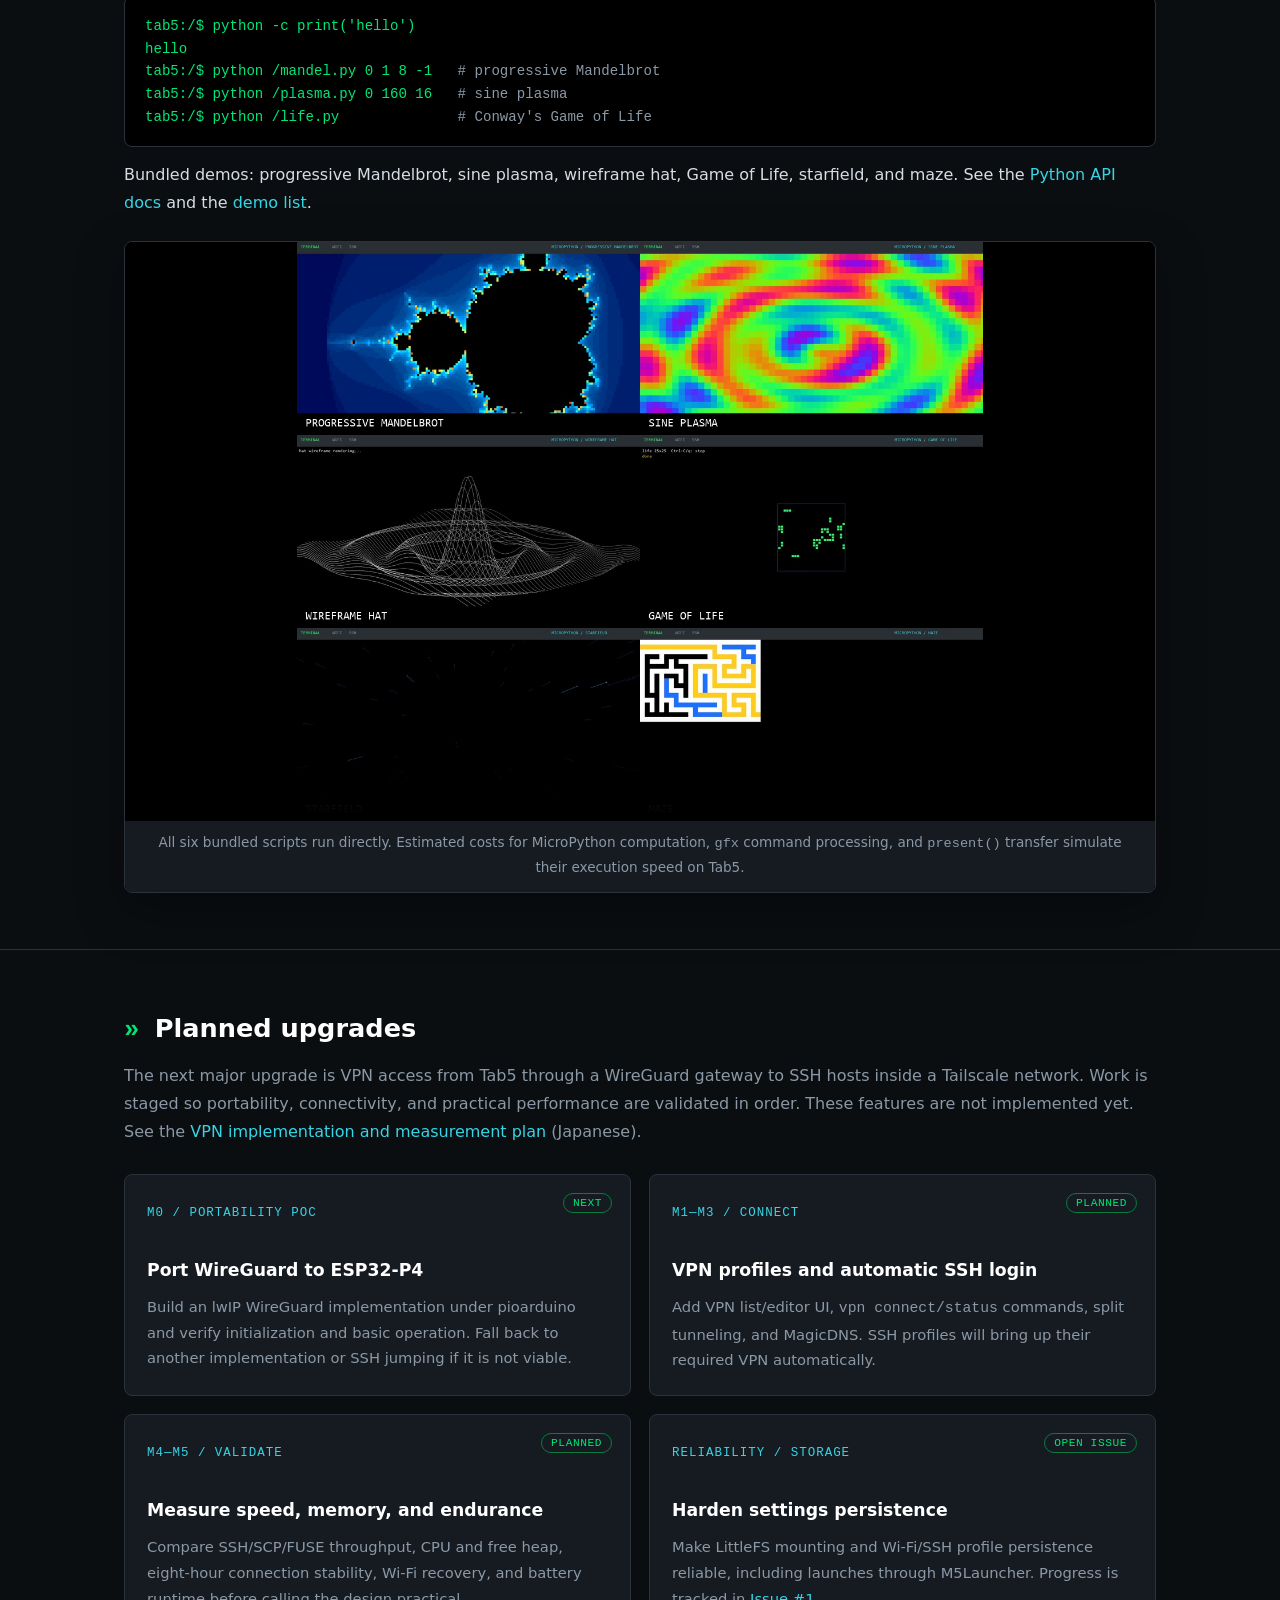
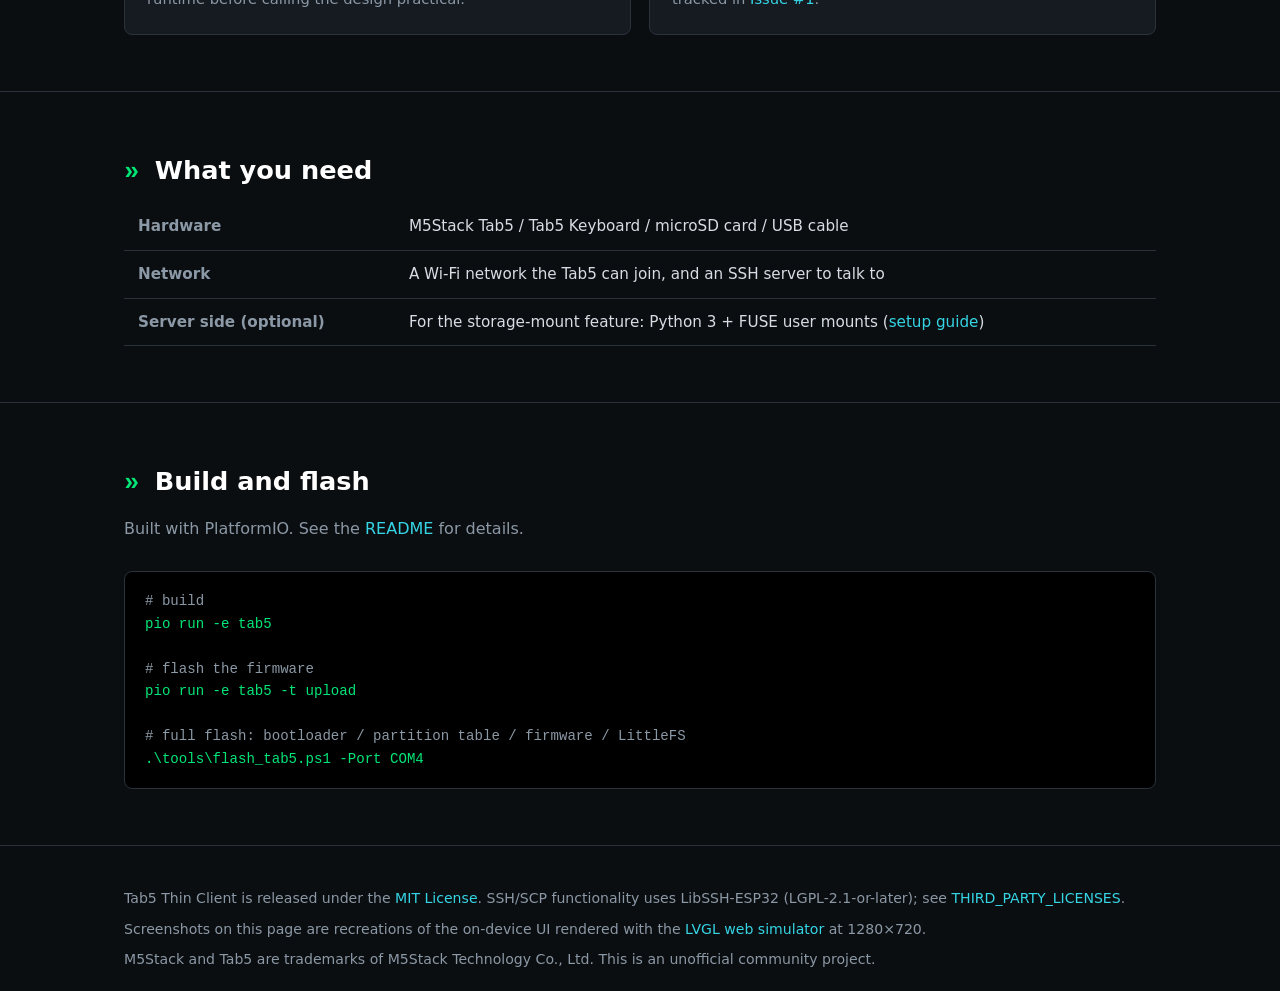
<file: en.html>
<!DOCTYPE html>
<html lang="en">
<head>
<meta charset="utf-8">
<meta name="viewport" content="width=device-width, initial-scale=1">
<title>Tab5 Thin Client — A portable thin client for M5Stack Tab5</title>
<meta name="description" content="Open-source firmware that turns the M5Stack Tab5 (ESP32-P4) into a portable thin client with an interactive SSH shell, SCP transfers, MicroPython, and an image viewer.">
<style>
:root {
  --bg: #0b0e11;
  --bg2: #12161b;
  --panel: #161b22;
  --border: #2a323c;
  --text: #d7dde4;
  --muted: #8b98a5;
  --green: #00e676;
  --green-dim: #0a7a3d;
  --cyan: #35d5e5;
  --navy: #0d1f5c;
  --mono: "Consolas", "SFMono-Regular", "Menlo", monospace;
}
* { margin: 0; padding: 0; box-sizing: border-box; }
body { background: var(--bg); color: var(--text); font-family: "Segoe UI", system-ui, sans-serif; line-height: 1.75; }
a { color: var(--cyan); text-decoration: none; }
a:hover { text-decoration: underline; }
.wrap { max-width: 1080px; margin: 0 auto; padding: 0 24px; }
header.hero { padding: 72px 0 48px; background: linear-gradient(180deg, #0d1420 0%, var(--bg) 100%); border-bottom: 1px solid var(--border); }
.lang { text-align: right; padding-top: 16px; font-size: .9rem; }
h1 { font-size: 2.4rem; letter-spacing: .02em; }
h1 .prompt { color: var(--green); font-family: var(--mono); }
.tagline { color: var(--muted); font-size: 1.15rem; margin: 12px 0 28px; }
.hero-img img, .shot img { width: 100%; border: 1px solid var(--border); border-radius: 8px; display: block; }
.hero-img { box-shadow: 0 24px 60px rgba(0,0,0,.5); border-radius: 8px; margin-top: 8px; }
.badges { margin: 20px 0 8px; display: flex; gap: 10px; flex-wrap: wrap; }
.badge { font-family: var(--mono); font-size: .8rem; background: var(--panel); border: 1px solid var(--border); border-radius: 999px; padding: 4px 14px; color: var(--muted); }
.cta { display: inline-block; margin: 8px 12px 0 0; padding: 10px 22px; border-radius: 6px; font-weight: 600; }
.cta.primary { background: var(--green-dim); color: #fff; border: 1px solid var(--green); }
.cta.ghost { border: 1px solid var(--border); color: var(--text); }
section { padding: 56px 0; border-bottom: 1px solid var(--border); }
h2 { font-size: 1.6rem; margin-bottom: 8px; color: #fff; }
h2::before { content: "» "; color: var(--green); font-family: var(--mono); }
.lead { color: var(--muted); margin-bottom: 28px; }
.grid { display: grid; grid-template-columns: repeat(auto-fit, minmax(280px, 1fr)); gap: 18px; }
.card { background: var(--panel); border: 1px solid var(--border); border-radius: 8px; padding: 20px 22px; }
.card h3 { font-size: 1.05rem; margin-bottom: 8px; color: var(--green); }
.card p { font-size: .95rem; color: var(--text); }
.feature { display: grid; grid-template-columns: 1fr 1fr; gap: 36px; align-items: center; margin: 48px 0; }
.feature:nth-child(even) .shot { order: 2; }
.feature h3 { font-size: 1.25rem; color: #fff; margin-bottom: 10px; }
.feature h3 code { color: var(--green); }
.feature p { font-size: .98rem; }
.feature .note { color: var(--muted); font-size: .88rem; margin-top: 10px; }
.viewer-shell { position: relative; width: 100%; aspect-ratio: 16 / 9; overflow: hidden; border: 1px solid var(--border); border-radius: 8px; background: #000; color: var(--green); font-family: var(--mono); font-size: clamp(.38rem, .72vw, .68rem); }
.viewer-toolbar { height: 8%; display: flex; align-items: center; gap: .45%; padding: .35%; color: #fff; background: #888; }
.viewer-tab { min-width: 8%; padding: .45% .8%; border: 1px solid #bbb; background: #8d8d8d; }
.viewer-tab.active { border-color: #35ff67; background: #087b16; }
.viewer-status { margin-left: auto; padding-right: .8%; }
.viewer-console { padding: .6% .8%; line-height: 1.45; }
.viewer-window { position: absolute; inset: 13% 3.8% 3.8% 6.2%; display: grid; grid-template-rows: auto 1fr auto; padding: .55%; border: 2px solid #00d9ff; background: #001078; box-shadow: 0 10px 28px rgba(0,0,0,.5); }
.viewer-title { padding: 0 .3% .45%; color: #fff; border-bottom: 1px solid rgba(255,255,255,.35); }
.viewer-image { min-height: 0; margin-top: .55%; overflow: hidden; background: #0d1117; }
.viewer-window .viewer-image img { width: 100%; height: 100%; object-fit: contain; border: 0; border-radius: 0; cursor: zoom-in; }
.viewer-close { padding-top: .35%; color: #35ff67; }
@media (max-width: 820px) { .feature { grid-template-columns: 1fr; } .feature:nth-child(even) .shot { order: 0; } }
pre.term { background: #000; border: 1px solid var(--border); border-radius: 8px; padding: 18px 20px; font-family: var(--mono); font-size: .88rem; color: var(--green); overflow-x: auto; line-height: 1.6; }
pre.term .c { color: var(--muted); }
table { width: 100%; border-collapse: collapse; font-size: .95rem; }
th, td { text-align: left; padding: 10px 14px; border-bottom: 1px solid var(--border); }
th { color: var(--muted); font-weight: 600; }
footer { padding: 40px 0 60px; color: var(--muted); font-size: .88rem; }
footer p { margin-bottom: 6px; }
.caption { text-align: center; color: var(--muted); font-size: .85rem; margin-top: 8px; }
.demo-video { margin-top: 24px; border: 1px solid var(--border); border-radius: 8px; overflow: hidden; background: #000; box-shadow: 0 18px 48px rgba(0,0,0,.38); }
.demo-video video { display: block; width: 100%; height: auto; aspect-ratio: 16 / 9; background: #000; }
.demo-video .caption { margin: 0; padding: 10px 16px 12px; background: var(--panel); }
.roadmap-grid { display: grid; grid-template-columns: repeat(2, 1fr); gap: 18px; margin-top: 28px; }
.roadmap-card { position: relative; min-height: 210px; padding: 22px; background: var(--panel); border: 1px solid var(--border); border-radius: 8px; }
.roadmap-kicker { color: var(--cyan); font-family: var(--mono); font-size: .78rem; letter-spacing: .08em; }
.roadmap-card h3 { margin: 30px 0 9px; color: #fff; font-size: 1.08rem; }
.roadmap-card p { color: var(--muted); font-size: .92rem; }
.roadmap-status { position: absolute; top: 18px; right: 18px; padding: 3px 9px; border: 1px solid var(--green-dim); border-radius: 999px; color: var(--green); font: .7rem var(--mono); letter-spacing: .05em; }
@media (max-width: 700px) { .roadmap-grid { grid-template-columns: 1fr; } }
.hero-img img, .shot img { cursor: zoom-in; }
#lightbox { position: fixed; inset: 0; background: rgba(4,6,9,.92); display: none; align-items: center; justify-content: center; flex-direction: column; z-index: 1000; cursor: zoom-out; padding: 24px; }
#lightbox.open { display: flex; }
#lightbox img { max-width: 96vw; max-height: 88vh; width: auto; border: 1px solid var(--border); border-radius: 6px; box-shadow: 0 24px 80px rgba(0,0,0,.8); }
#lightbox .lb-caption { color: var(--muted); font-size: .9rem; margin-top: 14px; max-width: 90vw; text-align: center; }
#lightbox .lb-close { position: absolute; top: 16px; right: 24px; font-size: 2rem; color: var(--muted); font-family: var(--mono); }
</style>
</head>
<body>

<header class="hero">
  <div class="wrap">
    <div class="lang">English | <a href="index.html">日本語</a> | <a href="zh.html">中文</a></div>
    <h1><span class="prompt">tab5:/$</span> Tab5 Thin Client</h1>
    <p class="tagline">Open-source firmware that turns the M5Stack Tab5 (ESP32-P4) into a portable thin client with a real keyboard and SSH shell.</p>
    <div class="badges">
      <span class="badge">ESP32-P4</span>
      <span class="badge">1280×720 IPS</span>
      <span class="badge">PlatformIO</span>
      <span class="badge">LibSSH-ESP32</span>
      <span class="badge">MicroPython</span>
      <span class="badge">MIT License</span>
    </div>
    <p>
      <a class="cta primary" href="https://github.com/airpocket-soundman/Tab5_thinclient">GitHub repository</a>
      <a class="cta ghost" href="https://github.com/airpocket-soundman/Tab5_thinclient/blob/main/docs/COMMANDS.md">Command list</a>
    </p>
  </div>
</header>

<section>
  <div class="wrap">
    <h2>What is this?</h2>
    <p class="lead">
      Tab5 Thin Client turns the M5Stack Tab5 and the Tab5 Keyboard into an SSH terminal you can carry around.
      It connects to servers over Wi-Fi and renders a full ANSI/VT-style terminal on the 1280×720 display —
      good enough for <code>vim</code>, <code>htop</code>, and friends.
    </p>
    <div class="hero-img"><img src="images/terminal.png" alt="Tab5 local CLI screen showing boot log and help command output in green text" loading="lazy"></div>
    <p class="caption">The local CLI right after boot. You can SSH out directly from the built-in Linux-like shell.</p>
  </div>
</section>

<section>
  <div class="wrap">
    <h2>Highlights</h2>
    <div class="grid">
      <div class="card"><h3>Interactive SSH shell</h3><p>SSH via LibSSH-ESP32 with scrollback, command history, 256-color rendering, and US/JP key-layout translation.</p></div>
      <div class="card"><h3>Profile management</h3><p>Add and edit Wi-Fi / SSH profiles in the on-device UI; they persist to flash and reconnect with one touch.</p></div>
      <div class="card"><h3>SCP-style transfers</h3><p><code>scp get / put</code> moves files between the SSH host and the microSD card — and the server can see Tab5 storage too.</p></div>
      <div class="card"><h3>Built-in MicroPython</h3><p>REPL, one-liners, and .py scripts from the SD card, plus a <code>gfx</code> drawing API backed by M5GFX sprites.</p></div>
      <div class="card"><h3>Image viewer</h3><p>View JPEG / PNG / BMP from microSD, USB storage, or the SSH server in an overlay window; remote files are cached automatically.</p></div>
      <div class="card"><h3>Three keyboard paths</h3><p>Tab5 Keyboard, USB keyboards, and BLE keyboards. Everything is reachable with <code>Esc</code> / <code>Tab</code> navigation.</p></div>
    </div>
  </div>
</section>

<section>
  <div class="wrap">
    <h2>Screen tour</h2>
    <p class="lead">Renders of the on-device UI, recreated in an LVGL web simulator at 1280×720.</p>

    <div class="feature">
      <div class="shot"><img src="images/ssh_session.png" alt="Full-screen SSH terminal with colored ls, df and htop output" loading="lazy"></div>
      <div>
        <h3>Full-screen SSH terminal</h3>
        <p>While connected, the menu bar disappears and the whole 1280×720 panel becomes the terminal — 127×29 cells with the default Terminus 10x20 font. ANSI colors, bold, inverse, box-drawing and block characters are all rendered.</p>
        <p class="note">At session start the firmware deploys a small FUSE helper to the server, mounting Tab5 storage there as <code>~/sd</code> and <code>~/usb</code> so the remote shell can read and write your files directly.</p>
      </div>
    </div>

    <div class="feature">
      <div class="shot"><img src="images/wifi_list.png" alt="Wi-Fi profile list screen with SCAN, ADD, CONNECT and OFF buttons" loading="lazy"></div>
      <div>
        <h3>Wi-Fi profiles</h3>
        <p>Scan for access points, add and edit profiles, switch networks, and toggle Wi-Fi — all on the device. The focused row is highlighted navy with a cyan border.</p>
      </div>
    </div>

    <div class="feature">
      <div class="shot"><img src="images/ssh_list.png" alt="SSH profile list screen with ADD, EDIT and CONNECT buttons" loading="lazy"></div>
      <div>
        <h3>SSH profiles</h3>
        <p>Manage destinations as <code>user@host:port</code> entries. Connect from the UI or with <code>ssh connect 0</code>; direct <code>ssh user@host</code> commands reuse credentials from matching saved profiles.</p>
      </div>
    </div>

    <div class="feature">
      <div class="shot"><img src="images/ssh_edit.png" alt="SSH profile editor with Name, Host, Port, User, Password and Term fields" loading="lazy"></div>
      <div>
        <h3>Profile editor</h3>
        <p>Edit Name / Host / Port / User / Password / Term on screen and press <code>SAVE</code> to persist to flash. Passwords are masked.</p>
      </div>
    </div>

    <div class="feature">
      <div class="shot"><img src="images/font.png" alt="Font settings screen with four Terminus font sizes and line spacing" loading="lazy"></div>
      <div>
        <h3>Fonts and line spacing</h3>
        <p>Choose between Terminus 8x16, 10x20, 14x28 and 18x36, and fine-tune the line step with <code>-</code> / <code>+</code> — up to 159×35 cells per screen.</p>
      </div>
    </div>

    <div class="feature">
      <div class="shot"><img src="images/conf.png" alt="Config screen with device name, region, UTC offset, NTP, keymap and BLE settings" loading="lazy"></div>
      <div>
        <h3>Device settings</h3>
        <p>Device name, time zone, NTP server, US/JP keymap, and BLE keyboard scanning and pairing — configuration never needs a host PC.</p>
      </div>
    </div>

    <div class="feature">
      <div class="shot">
        <div class="viewer-shell" role="img" aria-label="Tab5 image viewer displaying an AI-generated portrait of a blonde woman against a summer sky">
          <div class="viewer-toolbar"><span class="viewer-tab">TERM</span><span class="viewer-tab">WIFI</span><span class="viewer-tab">SSH</span><span class="viewer-tab">FONT</span><span class="viewer-tab">CONF</span><span class="viewer-tab active">CONN</span><span class="viewer-status">WiFi ok&nbsp;&nbsp; SSH down</span></div>
          <div class="viewer-console">tab5:/$ image sd:/photos/portrait-ai.png fit</div>
          <div class="viewer-window">
            <div class="viewer-title">Image: sd:/photos/portrait-ai.png</div>
            <div class="viewer-image"><img src="images/viewer-woman-ai.png" alt="AI-generated adult blonde woman with blue eyes wearing a pink summer dress against a summer sky" loading="lazy"></div>
            <div class="viewer-close">Esc: close</div>
          </div>
        </div>
      </div>
      <div>
        <h3>Image viewer</h3>
        <p><code>image sd:/photo.jpg fit</code> shows images from microSD, USB storage, or the SSH server in an overlay window. Remote files are copied to a microSD cache before drawing.</p>
        <p class="note">The portrait shown here is an original AI-generated image created for this page.</p>
      </div>
    </div>
  </div>
</section>

<section>
  <div class="wrap">
    <h2>Terminal compatibility</h2>
    <p class="lead">
      The emulator implements a <strong>VT100/VT220 subset plus xterm extensions</strong> of the
      <strong>ECMA-48 (ANSI X3.64)</strong> escape-sequence standard. It advertises
      <code>TERM=xterm-256color</code> and negotiates and updates the SSH PTY size (SIGWINCH),
      so keyboard-driven TUI apps — <code>vim</code>, <code>htop</code>, <code>less</code>,
      ncurses tools, and of course <code>sl</code> — just work.
    </p>

    <div class="feature">
      <div class="shot"><img src="images/vim.png" alt="vim editing a Python script with syntax highlighting over SSH" loading="lazy"></div>
      <div>
        <h3><code>vim</code> works out of the box</h3>
        <p>The alternate screen buffer (<code>?1049</code>/<code>?1047</code>/<code>?47</code>), DECSTBM scroll regions, cursor save/restore (DECSC/DECRC and SCOSC/SCORC), and cursor visibility (<code>?25</code>) are implemented — quit vim and your shell screen comes back. 256-color syntax highlighting renders as-is.</p>
      </div>
    </div>

    <div class="feature">
      <div class="shot"><img src="images/sl.png" alt="the sl steam locomotive ASCII art running over SSH" loading="lazy"></div>
      <div>
        <h3>And yes, <code>sl</code> runs</h3>
        <p>Absolute and relative cursor addressing (CUP/HVP/CUU/CUD/CUF/CUB/CHA/VPA), line/character insert and delete (IL/DL/ICH/DCH/ECH), display/line erase (ED/EL), and region scrolling (SU/SD) are all implemented, so full-screen animations that repaint the display render correctly.</p>
      </div>
    </div>

    <table>
      <tr><th>Supported</th><td>ECMA-48 CSI cursor and editing set / SGR: bold (as brightness), inverse, ANSI 16 colors, 256-color (<code>38;5</code>/<code>48;5</code>), 24-bit truecolor (<code>38;2</code>/<code>48;2</code>, quantized to RGB565) / alternate screen / scroll regions (DECSTBM) / 800-line scrollback / UTF-8 with CJK double-width / box-drawing, block, Braille (U+2800) and Powerline glyphs</td></tr>
      <tr><th>Not supported</th><td>Mouse reporting (<code>?1000</code> family) / bracketed paste (<code>?2004</code>) / underline, italic, blink / window title (OSC 0/2) / reverse index (ESC M) / DEC special graphics charset / terminal queries (CPR/DSR/DA) / DCS imagery such as Sixel</td></tr>
    </table>
  </div>
</section>

<section>
  <div class="wrap">
    <h2>Mount Tab5 storage on the server</h2>
    <p class="lead">
      When an SSH session starts, the firmware deploys a small FUSE helper to the server and
      <strong>mounts the Tab5's microSD card and USB drive as <code>~/sd</code> and <code>~/usb</code> on the server</strong> —
      file sharing in the reverse direction, where the server sees the Tab5.
    </p>
    <div class="feature">
      <div class="shot"><img src="images/mount.png" alt="server shell showing tab5-sd and tab5-usb in df -h and writing to ~/sd with cp and tar" loading="lazy"></div>
      <div>
        <h3>Read and write straight from the server shell</h3>
        <p>Your everyday commands — <code>cp</code>, <code>tar</code>, <code>rsync</code> — operate directly on Tab5 storage. Copy build artifacts or logs into <code>~/sd</code> and carry them home on the tablet. The server-side <code>image</code> command can even display pictures from <code>~/sd</code> on the Tab5 screen.</p>
        <p class="note">The Tab5-local CLI exposes three volumes as a virtual filesystem: onboard flash (<code>/flash</code>), microSD (<code>/sd</code>), and USB storage (<code>/usb</code>). The server-side mounts cover microSD and USB. Server requirements: Python 3 + FUSE user mounts (<a href="https://github.com/airpocket-soundman/Tab5_thinclient/blob/main/docs/SERVER_SETUP.md">setup guide</a>).</p>
      </div>
    </div>
  </div>
</section>

<section>
  <div class="wrap">
    <h2>MicroPython and graphics demos</h2>
    <p class="lead">Start MicroPython from the local CLI and run scripts from the SD card. Scripts draw through the <code>gfx</code> object and push frames with <code>gfx.present()</code>.</p>
    <pre class="term">tab5:/$ python -c print('hello')
hello
tab5:/$ python /mandel.py 0 1 8 -1   <span class="c"># progressive Mandelbrot</span>
tab5:/$ python /plasma.py 0 160 16   <span class="c"># sine plasma</span>
tab5:/$ python /life.py              <span class="c"># Conway's Game of Life</span></pre>
    <p style="margin-top:14px">Bundled demos: progressive Mandelbrot, sine plasma, wireframe hat, Game of Life, starfield, and maze. See the <a href="https://github.com/airpocket-soundman/Tab5_thinclient/blob/main/docs/PYTHON.md">Python API docs</a> and the <a href="https://github.com/airpocket-soundman/Tab5_thinclient/blob/main/docs/DEMOS.md">demo list</a>.</p>
    <figure class="demo-video">
      <video controls autoplay muted loop playsinline preload="metadata" poster="images/python-demos-poster.jpg" aria-label="Execution movie of six MicroPython graphics demos">
        <source src="media/python-demos.mp4" type="video/mp4">
        Your browser does not support embedded video. <a href="media/python-demos.mp4">Open the MP4</a>
      </video>
      <figcaption class="caption">All six bundled scripts run directly. Estimated costs for MicroPython computation, <code>gfx</code> command processing, and <code>present()</code> transfer simulate their execution speed on Tab5.</figcaption>
    </figure>
  </div>
</section>

<section>
  <div class="wrap">
    <h2>Planned upgrades</h2>
    <p class="lead">The next major upgrade is VPN access from Tab5 through a WireGuard gateway to SSH hosts inside a Tailscale network. Work is staged so portability, connectivity, and practical performance are validated in order. These features are not implemented yet. See the <a href="https://github.com/airpocket-soundman/Tab5_thinclient/blob/main/docs/VPN_PLAN.ja.md">VPN implementation and measurement plan</a> (Japanese).</p>
    <div class="roadmap-grid">
      <article class="roadmap-card">
        <span class="roadmap-kicker">M0 / PORTABILITY POC</span><span class="roadmap-status">NEXT</span>
        <h3>Port WireGuard to ESP32-P4</h3>
        <p>Build an lwIP WireGuard implementation under pioarduino and verify initialization and basic operation. Fall back to another implementation or SSH jumping if it is not viable.</p>
      </article>
      <article class="roadmap-card">
        <span class="roadmap-kicker">M1—M3 / CONNECT</span><span class="roadmap-status">PLANNED</span>
        <h3>VPN profiles and automatic SSH login</h3>
        <p>Add VPN list/editor UI, <code>vpn connect/status</code> commands, split tunneling, and MagicDNS. SSH profiles will bring up their required VPN automatically.</p>
      </article>
      <article class="roadmap-card">
        <span class="roadmap-kicker">M4—M5 / VALIDATE</span><span class="roadmap-status">PLANNED</span>
        <h3>Measure speed, memory, and endurance</h3>
        <p>Compare SSH/SCP/FUSE throughput, CPU and free heap, eight-hour connection stability, Wi-Fi recovery, and battery runtime before calling the design practical.</p>
      </article>
      <article class="roadmap-card">
        <span class="roadmap-kicker">RELIABILITY / STORAGE</span><span class="roadmap-status">OPEN ISSUE</span>
        <h3>Harden settings persistence</h3>
        <p>Make LittleFS mounting and Wi-Fi/SSH profile persistence reliable, including launches through M5Launcher. Progress is tracked in <a href="https://github.com/airpocket-soundman/Tab5_thinclient/issues/1">Issue #1</a>.</p>
      </article>
    </div>
  </div>
</section>

<section>
  <div class="wrap">
    <h2>What you need</h2>
    <table>
      <tr><th>Hardware</th><td>M5Stack Tab5 / Tab5 Keyboard / microSD card / USB cable</td></tr>
      <tr><th>Network</th><td>A Wi-Fi network the Tab5 can join, and an SSH server to talk to</td></tr>
      <tr><th>Server side (optional)</th><td>For the storage-mount feature: Python 3 + FUSE user mounts (<a href="https://github.com/airpocket-soundman/Tab5_thinclient/blob/main/docs/SERVER_SETUP.md">setup guide</a>)</td></tr>
    </table>
  </div>
</section>

<section>
  <div class="wrap">
    <h2>Build and flash</h2>
    <p class="lead">Built with PlatformIO. See the <a href="https://github.com/airpocket-soundman/Tab5_thinclient#readme">README</a> for details.</p>
    <pre class="term"><span class="c"># build</span>
pio run -e tab5

<span class="c"># flash the firmware</span>
pio run -e tab5 -t upload

<span class="c"># full flash: bootloader / partition table / firmware / LittleFS</span>
.\tools\flash_tab5.ps1 -Port COM4</pre>
  </div>
</section>

<footer>
  <div class="wrap">
    <p>Tab5 Thin Client is released under the <a href="https://github.com/airpocket-soundman/Tab5_thinclient/blob/main/LICENSE">MIT License</a>. SSH/SCP functionality uses LibSSH-ESP32 (LGPL-2.1-or-later); see <a href="https://github.com/airpocket-soundman/Tab5_thinclient/blob/main/THIRD_PARTY_LICENSES.md">THIRD_PARTY_LICENSES</a>.</p>
    <p>Screenshots on this page are recreations of the on-device UI rendered with the <a href="https://lvglsim.dev/">LVGL web simulator</a> at 1280×720.</p>
    <p>M5Stack and Tab5 are trademarks of M5Stack Technology Co., Ltd. This is an unofficial community project.</p>
  </div>
</footer>

<div id="lightbox" role="dialog" aria-modal="true" aria-label="Enlarged image">
  <span class="lb-close" aria-hidden="true">&times;</span>
  <img alt="">
  <div class="lb-caption"></div>
</div>
<script>
(function () {
  var lb = document.getElementById('lightbox');
  var lbImg = lb.querySelector('img');
  var lbCap = lb.querySelector('.lb-caption');
  function close() {
    lb.classList.remove('open');
    lbImg.src = '';
    document.body.style.overflow = '';
  }
  document.querySelectorAll('.hero-img img, .shot img').forEach(function (img) {
    img.addEventListener('click', function () {
      lbImg.src = img.src;
      lbImg.alt = img.alt;
      lbCap.textContent = img.alt;
      lb.classList.add('open');
      document.body.style.overflow = 'hidden';
    });
  });
  lb.addEventListener('click', close);
  document.addEventListener('keydown', function (e) {
    if (e.key === 'Escape' && lb.classList.contains('open')) close();
  });
})();
</script>
</body>
</html>
</file>
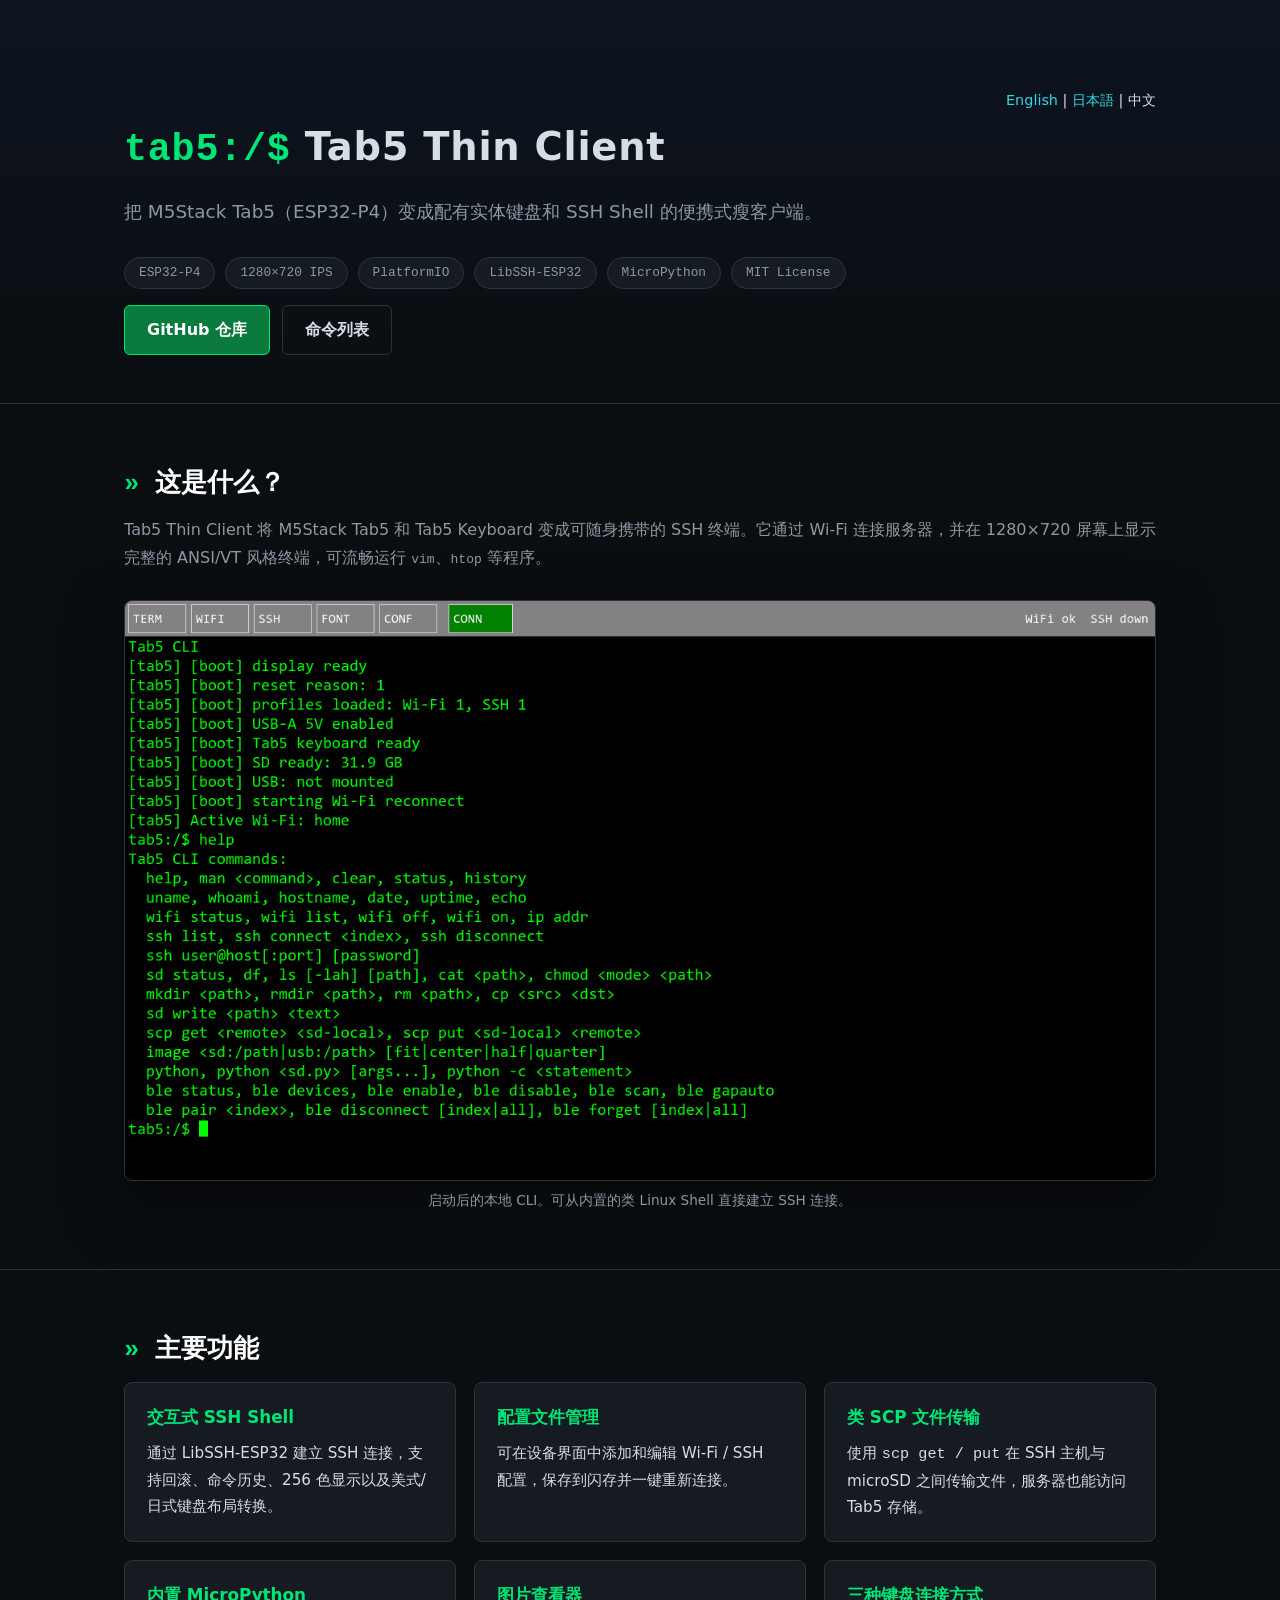
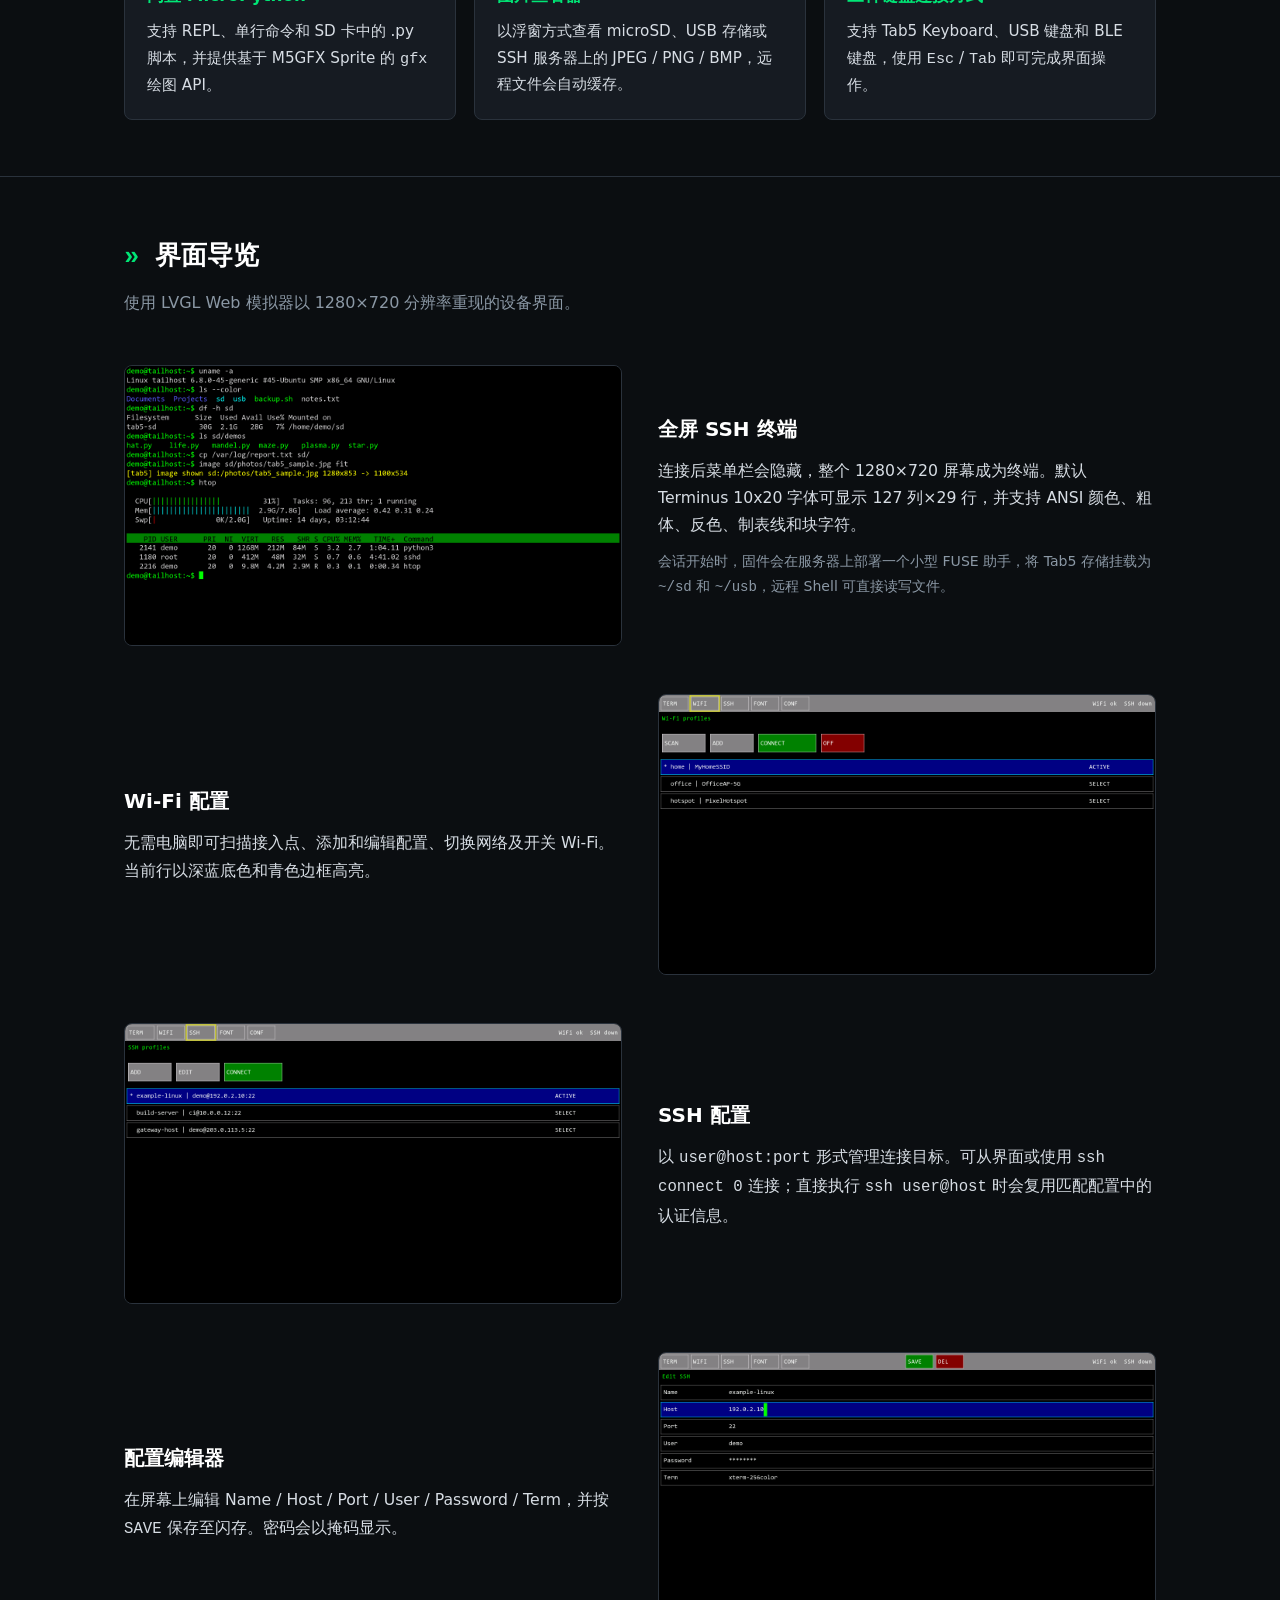
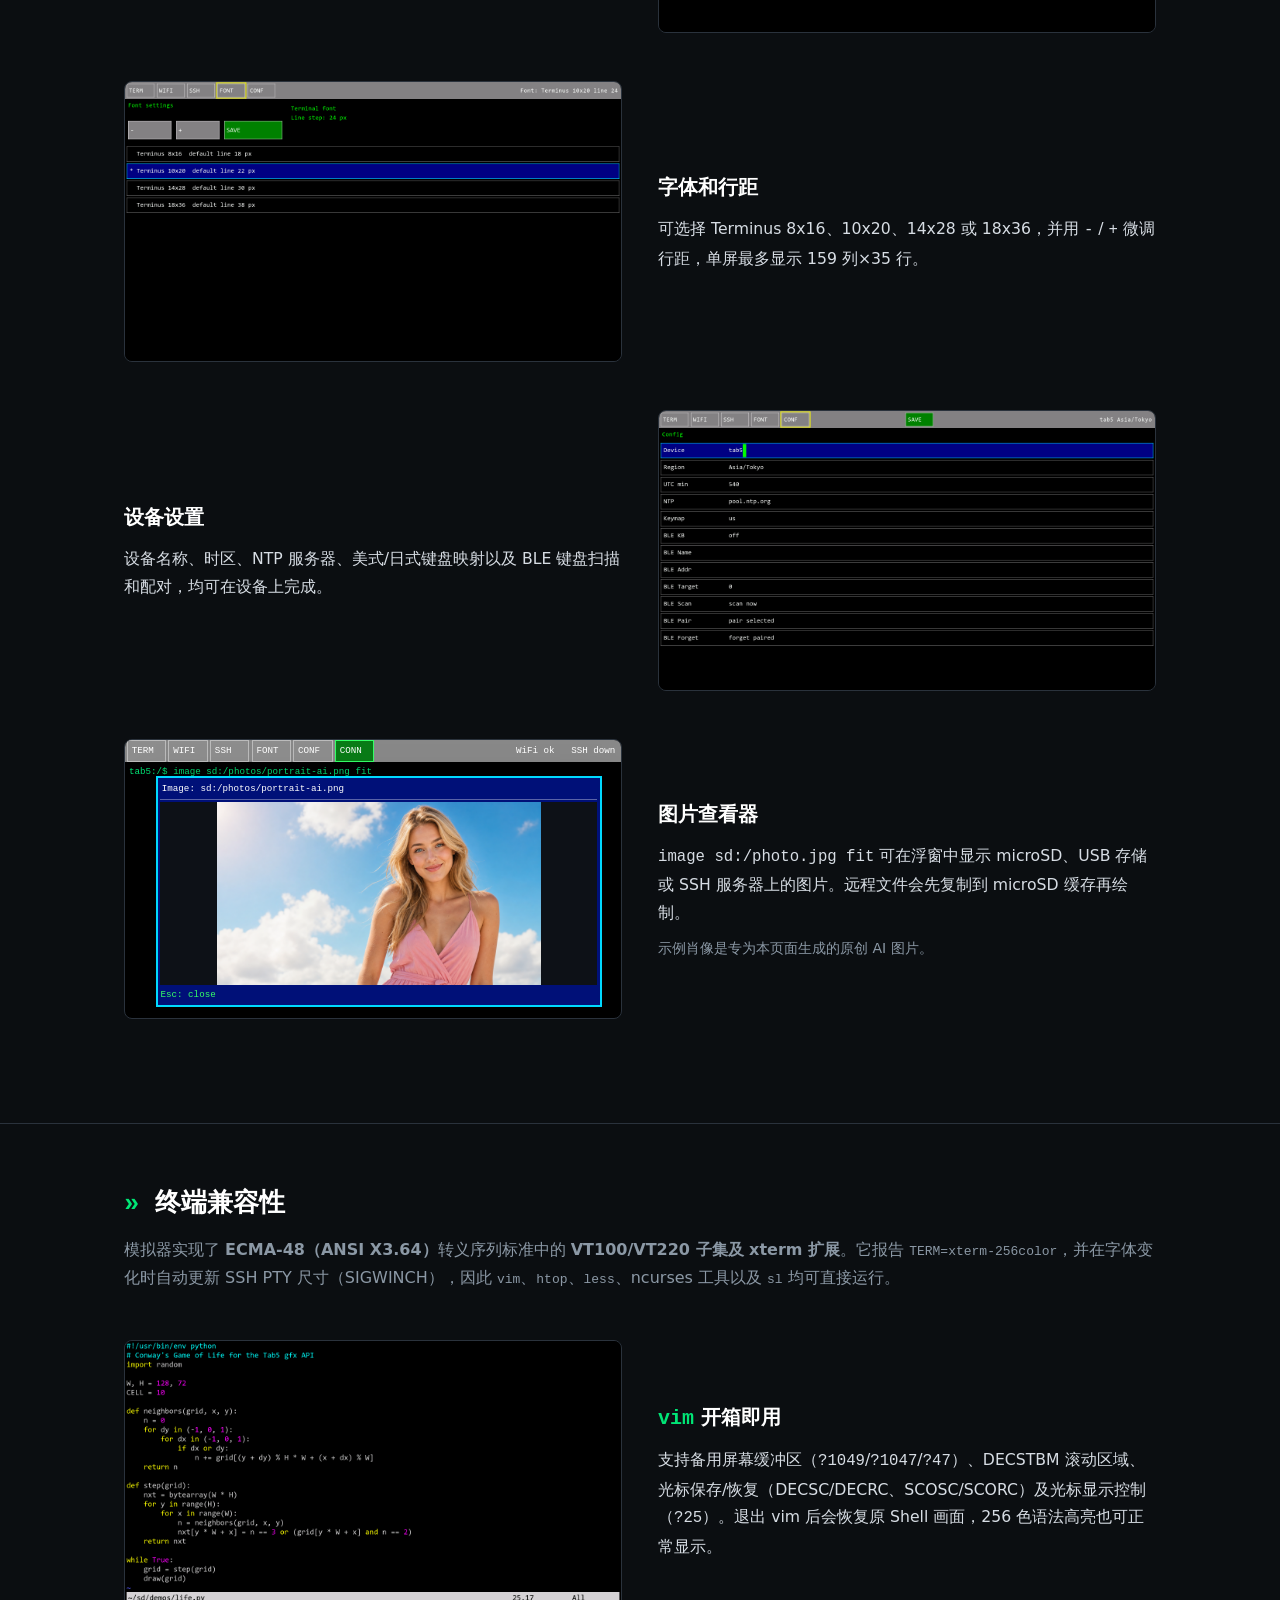
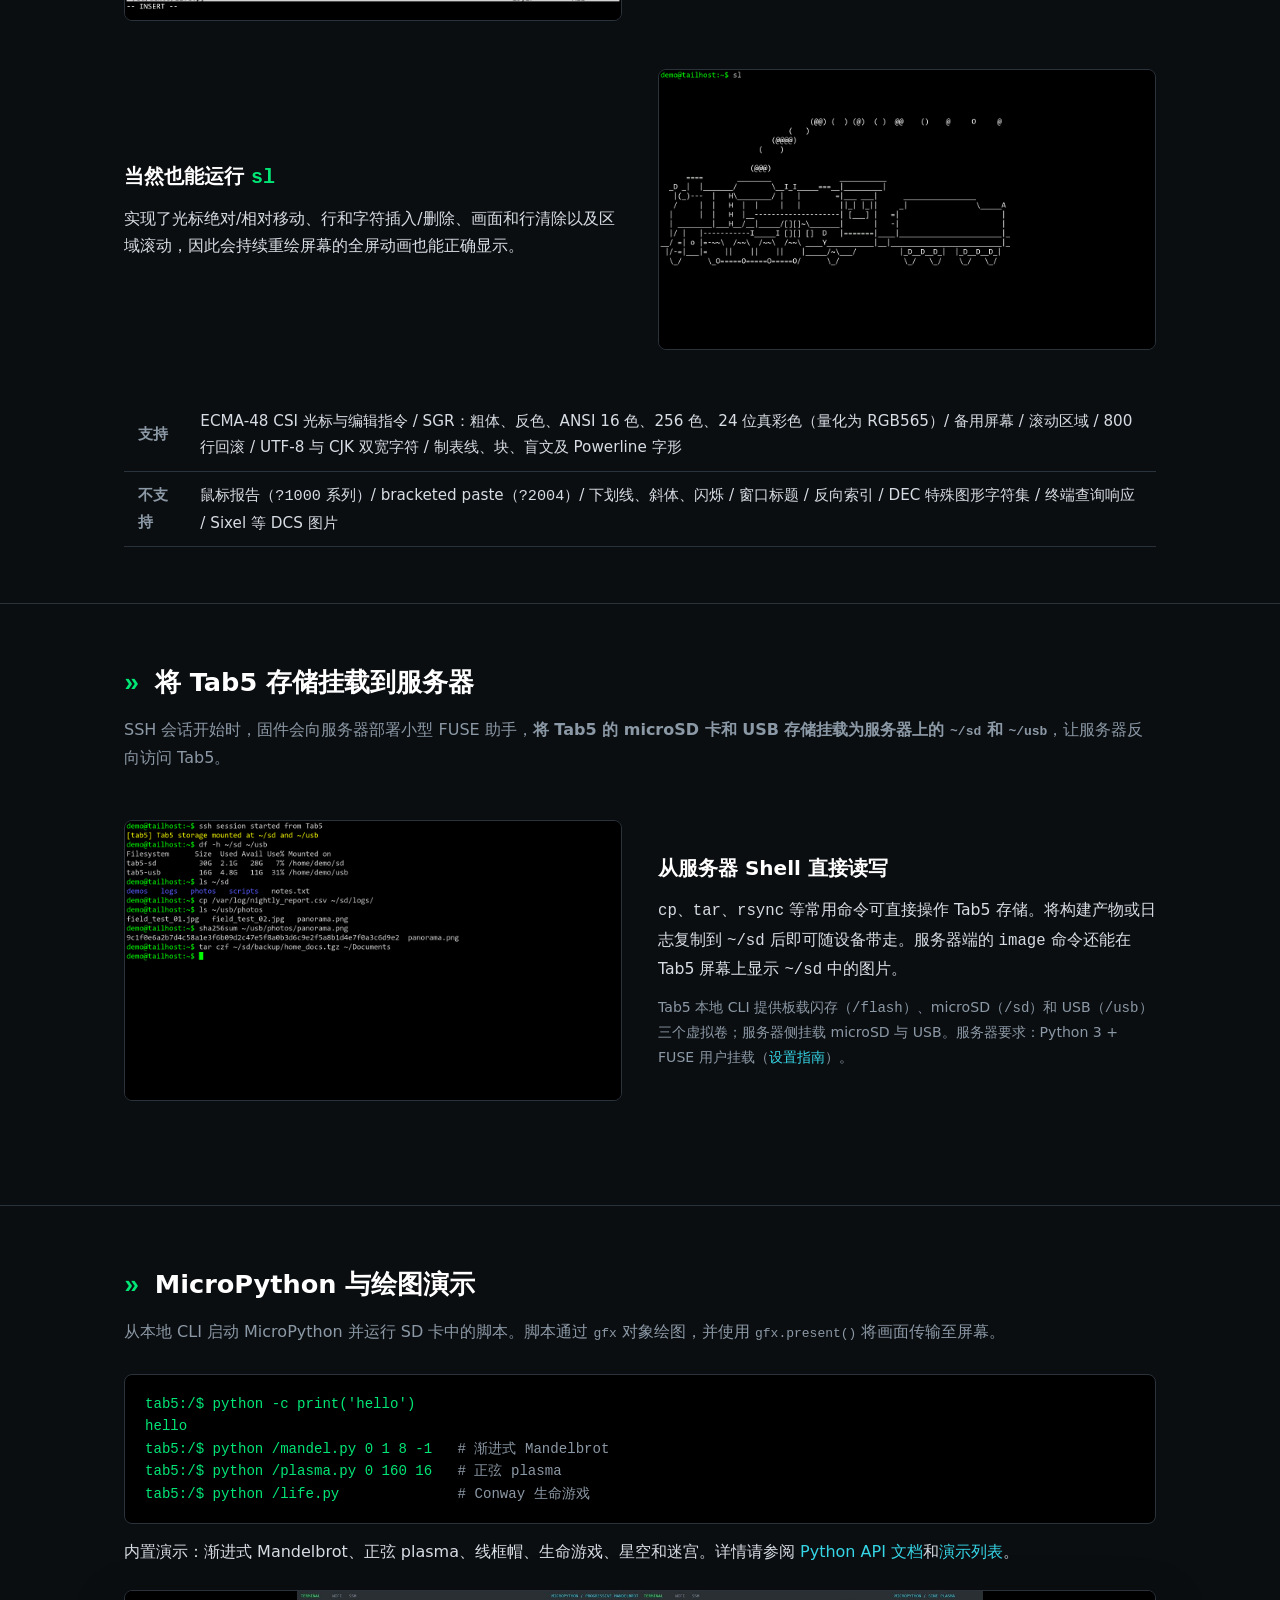
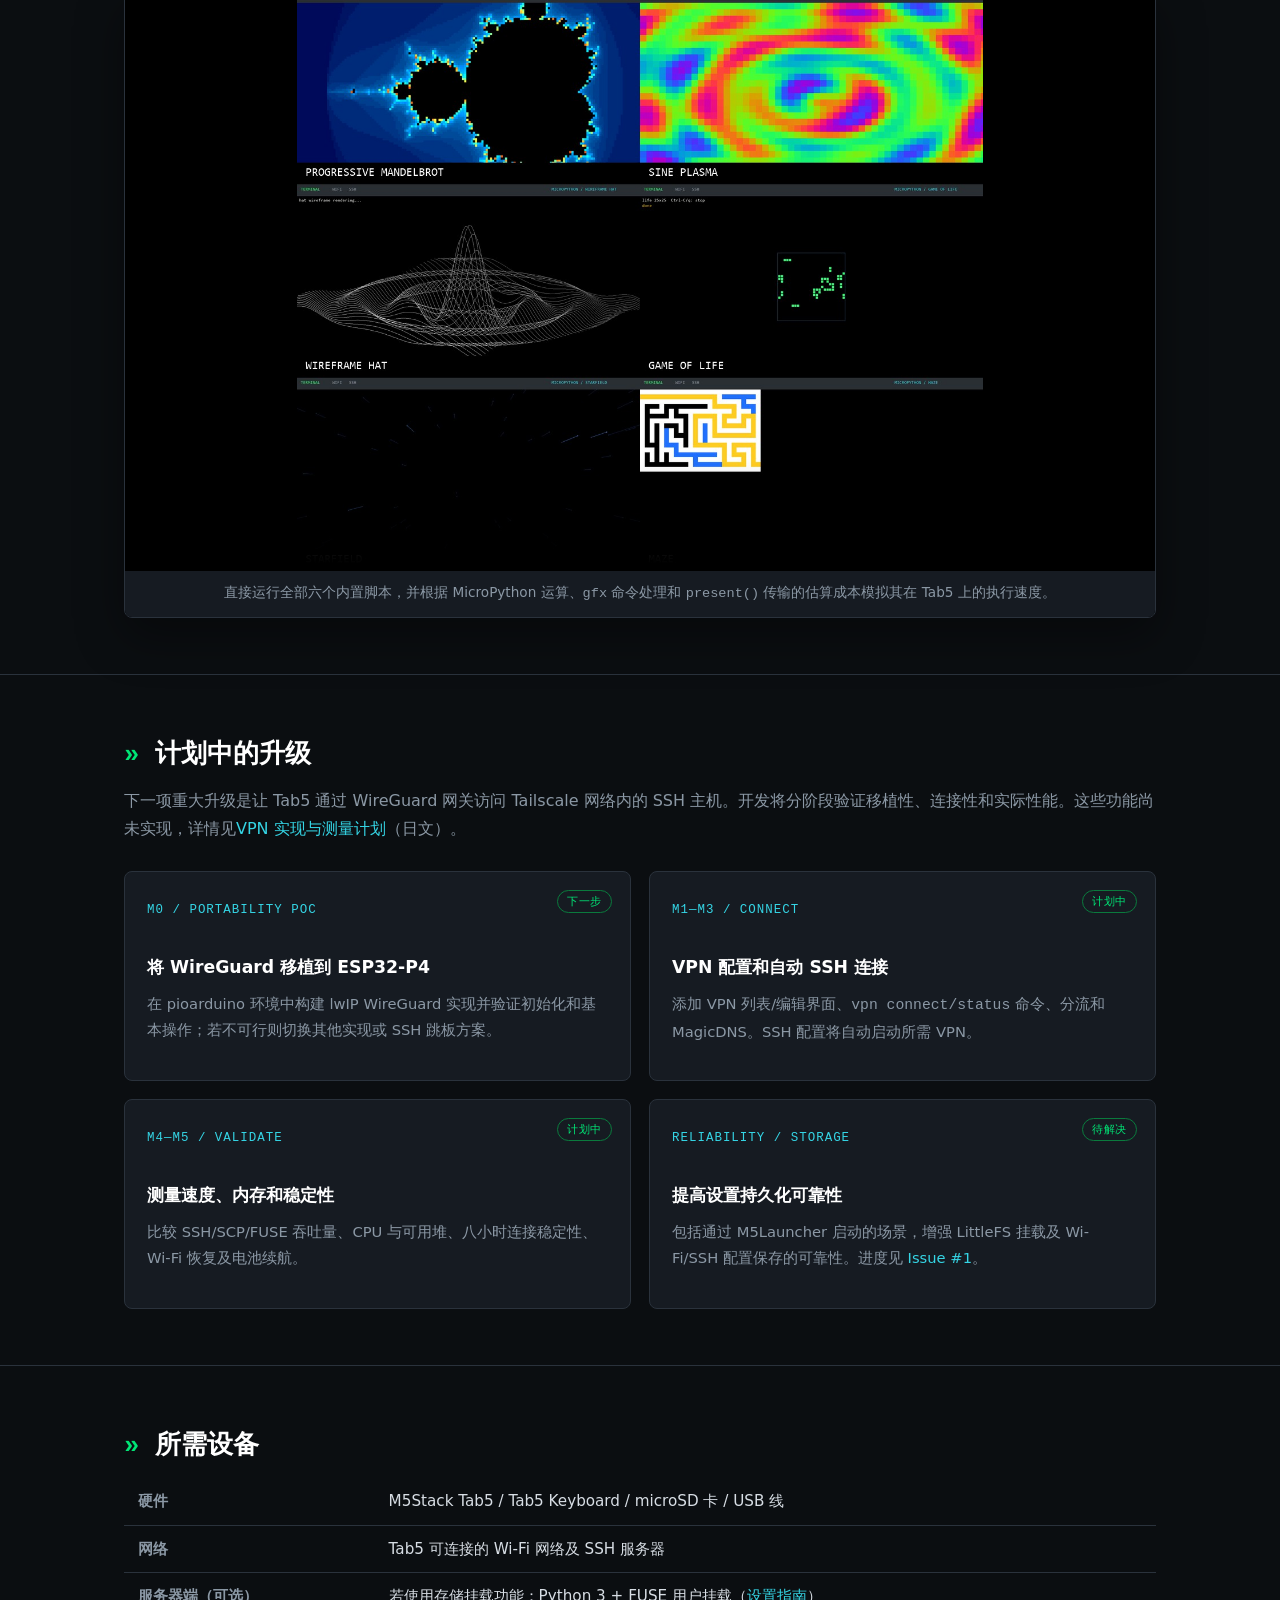
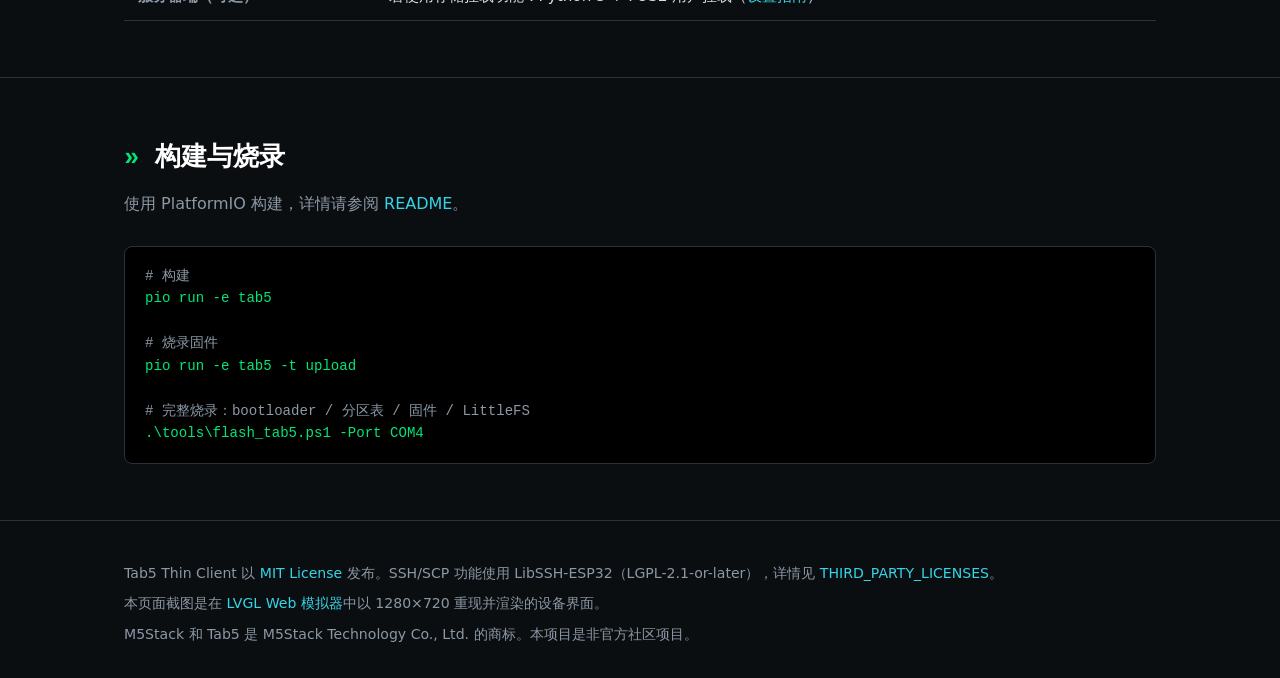
<file: zh.html>
<!DOCTYPE html>
<html lang="zh-CN">
<head>
<meta charset="utf-8">
<meta name="viewport" content="width=device-width, initial-scale=1">
<title>Tab5 Thin Client — M5Stack Tab5 便携式瘦客户端</title>
<meta name="description" content="将 M5Stack Tab5（ESP32-P4）变成便携式瘦客户端的开源固件，支持交互式 SSH、SCP 传输、MicroPython 和图片查看器。">
<link rel="stylesheet" href="zh.css">
</head>
<body>
<header class="hero"><div class="wrap">
  <div class="lang"><a href="en.html">English</a> | <a href="index.html">日本語</a> | 中文</div>
  <h1><span class="prompt">tab5:/$</span> Tab5 Thin Client</h1>
  <p class="tagline">把 M5Stack Tab5（ESP32-P4）变成配有实体键盘和 SSH Shell 的便携式瘦客户端。</p>
  <div class="badges"><span class="badge">ESP32-P4</span><span class="badge">1280×720 IPS</span><span class="badge">PlatformIO</span><span class="badge">LibSSH-ESP32</span><span class="badge">MicroPython</span><span class="badge">MIT License</span></div>
  <p><a class="cta primary" href="https://github.com/airpocket-soundman/Tab5_thinclient">GitHub 仓库</a><a class="cta ghost" href="https://github.com/airpocket-soundman/Tab5_thinclient/blob/main/docs/COMMANDS.md">命令列表</a></p>
</div></header>

<section><div class="wrap">
  <h2>这是什么？</h2>
  <p class="lead">Tab5 Thin Client 将 M5Stack Tab5 和 Tab5 Keyboard 变成可随身携带的 SSH 终端。它通过 Wi-Fi 连接服务器，并在 1280×720 屏幕上显示完整的 ANSI/VT 风格终端，可流畅运行 <code>vim</code>、<code>htop</code> 等程序。</p>
  <div class="hero-img"><img src="images/terminal.png" alt="Tab5 本地 CLI 画面，以绿色文字显示启动日志和 help 命令输出" loading="lazy"></div>
  <p class="caption">启动后的本地 CLI。可从内置的类 Linux Shell 直接建立 SSH 连接。</p>
</div></section>

<section><div class="wrap"><h2>主要功能</h2><div class="grid">
  <div class="card"><h3>交互式 SSH Shell</h3><p>通过 LibSSH-ESP32 建立 SSH 连接，支持回滚、命令历史、256 色显示以及美式/日式键盘布局转换。</p></div>
  <div class="card"><h3>配置文件管理</h3><p>可在设备界面中添加和编辑 Wi-Fi / SSH 配置，保存到闪存并一键重新连接。</p></div>
  <div class="card"><h3>类 SCP 文件传输</h3><p>使用 <code>scp get / put</code> 在 SSH 主机与 microSD 之间传输文件，服务器也能访问 Tab5 存储。</p></div>
  <div class="card"><h3>内置 MicroPython</h3><p>支持 REPL、单行命令和 SD 卡中的 .py 脚本，并提供基于 M5GFX Sprite 的 <code>gfx</code> 绘图 API。</p></div>
  <div class="card"><h3>图片查看器</h3><p>以浮窗方式查看 microSD、USB 存储或 SSH 服务器上的 JPEG / PNG / BMP，远程文件会自动缓存。</p></div>
  <div class="card"><h3>三种键盘连接方式</h3><p>支持 Tab5 Keyboard、USB 键盘和 BLE 键盘，使用 <code>Esc</code> / <code>Tab</code> 即可完成界面操作。</p></div>
</div></div></section>

<section><div class="wrap"><h2>界面导览</h2><p class="lead">使用 LVGL Web 模拟器以 1280×720 分辨率重现的设备界面。</p>
  <div class="feature"><div class="shot"><img src="images/ssh_session.png" alt="全屏 SSH 终端，显示彩色的 ls、df 和 htop 输出" loading="lazy"></div><div><h3>全屏 SSH 终端</h3><p>连接后菜单栏会隐藏，整个 1280×720 屏幕成为终端。默认 Terminus 10x20 字体可显示 127 列×29 行，并支持 ANSI 颜色、粗体、反色、制表线和块字符。</p><p class="note">会话开始时，固件会在服务器上部署一个小型 FUSE 助手，将 Tab5 存储挂载为 <code>~/sd</code> 和 <code>~/usb</code>，远程 Shell 可直接读写文件。</p></div></div>
  <div class="feature"><div class="shot"><img src="images/wifi_list.png" alt="带有 SCAN、ADD、CONNECT 和 OFF 按钮的 Wi-Fi 配置列表" loading="lazy"></div><div><h3>Wi-Fi 配置</h3><p>无需电脑即可扫描接入点、添加和编辑配置、切换网络及开关 Wi-Fi。当前行以深蓝底色和青色边框高亮。</p></div></div>
  <div class="feature"><div class="shot"><img src="images/ssh_list.png" alt="带有 ADD、EDIT 和 CONNECT 按钮的 SSH 配置列表" loading="lazy"></div><div><h3>SSH 配置</h3><p>以 <code>user@host:port</code> 形式管理连接目标。可从界面或使用 <code>ssh connect 0</code> 连接；直接执行 <code>ssh user@host</code> 时会复用匹配配置中的认证信息。</p></div></div>
  <div class="feature"><div class="shot"><img src="images/ssh_edit.png" alt="包含 Name、Host、Port、User、Password 和 Term 字段的 SSH 配置编辑器" loading="lazy"></div><div><h3>配置编辑器</h3><p>在屏幕上编辑 Name / Host / Port / User / Password / Term，并按 <code>SAVE</code> 保存至闪存。密码会以掩码显示。</p></div></div>
  <div class="feature"><div class="shot"><img src="images/font.png" alt="包含四种 Terminus 字号和行距设置的字体画面" loading="lazy"></div><div><h3>字体和行距</h3><p>可选择 Terminus 8x16、10x20、14x28 或 18x36，并用 <code>-</code> / <code>+</code> 微调行距，单屏最多显示 159 列×35 行。</p></div></div>
  <div class="feature"><div class="shot"><img src="images/conf.png" alt="包含设备名、区域、UTC 偏移、NTP、键盘映射和 BLE 设置的配置画面" loading="lazy"></div><div><h3>设备设置</h3><p>设备名称、时区、NTP 服务器、美式/日式键盘映射以及 BLE 键盘扫描和配对，均可在设备上完成。</p></div></div>
  <div class="feature"><div class="shot"><div class="viewer-shell" role="img" aria-label="Tab5 图片查看器显示夏日天空背景下的 AI 生成金发女性肖像"><div class="viewer-toolbar"><span class="viewer-tab">TERM</span><span class="viewer-tab">WIFI</span><span class="viewer-tab">SSH</span><span class="viewer-tab">FONT</span><span class="viewer-tab">CONF</span><span class="viewer-tab active">CONN</span><span class="viewer-status">WiFi ok&nbsp;&nbsp; SSH down</span></div><div class="viewer-console">tab5:/$ image sd:/photos/portrait-ai.png fit</div><div class="viewer-window"><div class="viewer-title">Image: sd:/photos/portrait-ai.png</div><div class="viewer-image"><img src="images/viewer-woman-ai.png" alt="夏日天空下身穿粉色连衣裙的 AI 生成成年金发蓝眼女性" loading="lazy"></div><div class="viewer-close">Esc: close</div></div></div></div><div><h3>图片查看器</h3><p><code>image sd:/photo.jpg fit</code> 可在浮窗中显示 microSD、USB 存储或 SSH 服务器上的图片。远程文件会先复制到 microSD 缓存再绘制。</p><p class="note">示例肖像是专为本页面生成的原创 AI 图片。</p></div></div>
</div></section>

<section><div class="wrap"><h2>终端兼容性</h2><p class="lead">模拟器实现了 <strong>ECMA-48（ANSI X3.64）</strong>转义序列标准中的 <strong>VT100/VT220 子集及 xterm 扩展</strong>。它报告 <code>TERM=xterm-256color</code>，并在字体变化时自动更新 SSH PTY 尺寸（SIGWINCH），因此 <code>vim</code>、<code>htop</code>、<code>less</code>、ncurses 工具以及 <code>sl</code> 均可直接运行。</p>
  <div class="feature"><div class="shot"><img src="images/vim.png" alt="通过 SSH 使用 vim 编辑带语法高亮的 Python 脚本" loading="lazy"></div><div><h3><code>vim</code> 开箱即用</h3><p>支持备用屏幕缓冲区（<code>?1049</code>/<code>?1047</code>/<code>?47</code>）、DECSTBM 滚动区域、光标保存/恢复（DECSC/DECRC、SCOSC/SCORC）及光标显示控制（<code>?25</code>）。退出 vim 后会恢复原 Shell 画面，256 色语法高亮也可正常显示。</p></div></div>
  <div class="feature"><div class="shot"><img src="images/sl.png" alt="通过 SSH 运行 sl 蒸汽机车 ASCII 动画" loading="lazy"></div><div><h3>当然也能运行 <code>sl</code></h3><p>实现了光标绝对/相对移动、行和字符插入/删除、画面和行清除以及区域滚动，因此会持续重绘屏幕的全屏动画也能正确显示。</p></div></div>
  <table><tr><th>支持</th><td>ECMA-48 CSI 光标与编辑指令 / SGR：粗体、反色、ANSI 16 色、256 色、24 位真彩色（量化为 RGB565）/ 备用屏幕 / 滚动区域 / 800 行回滚 / UTF-8 与 CJK 双宽字符 / 制表线、块、盲文及 Powerline 字形</td></tr><tr><th>不支持</th><td>鼠标报告（<code>?1000</code> 系列）/ bracketed paste（<code>?2004</code>）/ 下划线、斜体、闪烁 / 窗口标题 / 反向索引 / DEC 特殊图形字符集 / 终端查询响应 / Sixel 等 DCS 图片</td></tr></table>
</div></section>

<section><div class="wrap"><h2>将 Tab5 存储挂载到服务器</h2><p class="lead">SSH 会话开始时，固件会向服务器部署小型 FUSE 助手，<strong>将 Tab5 的 microSD 卡和 USB 存储挂载为服务器上的 <code>~/sd</code> 和 <code>~/usb</code></strong>，让服务器反向访问 Tab5。</p><div class="feature"><div class="shot"><img src="images/mount.png" alt="服务器 Shell 在 df -h 中显示 tab5-sd 和 tab5-usb，并通过 cp 和 tar 写入 ~/sd" loading="lazy"></div><div><h3>从服务器 Shell 直接读写</h3><p><code>cp</code>、<code>tar</code>、<code>rsync</code> 等常用命令可直接操作 Tab5 存储。将构建产物或日志复制到 <code>~/sd</code> 后即可随设备带走。服务器端的 <code>image</code> 命令还能在 Tab5 屏幕上显示 <code>~/sd</code> 中的图片。</p><p class="note">Tab5 本地 CLI 提供板载闪存（<code>/flash</code>）、microSD（<code>/sd</code>）和 USB（<code>/usb</code>）三个虚拟卷；服务器侧挂载 microSD 与 USB。服务器要求：Python 3 + FUSE 用户挂载（<a href="https://github.com/airpocket-soundman/Tab5_thinclient/blob/main/docs/SERVER_SETUP.md">设置指南</a>）。</p></div></div></div></section>

<section><div class="wrap"><h2>MicroPython 与绘图演示</h2><p class="lead">从本地 CLI 启动 MicroPython 并运行 SD 卡中的脚本。脚本通过 <code>gfx</code> 对象绘图，并使用 <code>gfx.present()</code> 将画面传输至屏幕。</p><pre class="term">tab5:/$ python -c print('hello')
hello
tab5:/$ python /mandel.py 0 1 8 -1   <span class="c"># 渐进式 Mandelbrot</span>
tab5:/$ python /plasma.py 0 160 16   <span class="c"># 正弦 plasma</span>
tab5:/$ python /life.py              <span class="c"># Conway 生命游戏</span></pre><p style="margin-top:14px">内置演示：渐进式 Mandelbrot、正弦 plasma、线框帽、生命游戏、星空和迷宫。详情请参阅 <a href="https://github.com/airpocket-soundman/Tab5_thinclient/blob/main/docs/PYTHON.md">Python API 文档</a>和<a href="https://github.com/airpocket-soundman/Tab5_thinclient/blob/main/docs/DEMOS.md">演示列表</a>。</p><figure class="demo-video"><video controls autoplay muted loop playsinline preload="metadata" poster="images/python-demos-poster.jpg" aria-label="六个 MicroPython 绘图演示的运行视频"><source src="media/python-demos.mp4" type="video/mp4">您的浏览器不支持嵌入视频。<a href="media/python-demos.mp4">打开 MP4</a></video><figcaption class="caption">直接运行全部六个内置脚本，并根据 MicroPython 运算、<code>gfx</code> 命令处理和 <code>present()</code> 传输的估算成本模拟其在 Tab5 上的执行速度。</figcaption></figure></div></section>

<section><div class="wrap"><h2>计划中的升级</h2><p class="lead">下一项重大升级是让 Tab5 通过 WireGuard 网关访问 Tailscale 网络内的 SSH 主机。开发将分阶段验证移植性、连接性和实际性能。这些功能尚未实现，详情见<a href="https://github.com/airpocket-soundman/Tab5_thinclient/blob/main/docs/VPN_PLAN.ja.md">VPN 实现与测量计划</a>（日文）。</p><div class="roadmap-grid">
  <article class="roadmap-card"><span class="roadmap-kicker">M0 / PORTABILITY POC</span><span class="roadmap-status">下一步</span><h3>将 WireGuard 移植到 ESP32-P4</h3><p>在 pioarduino 环境中构建 lwIP WireGuard 实现并验证初始化和基本操作；若不可行则切换其他实现或 SSH 跳板方案。</p></article>
  <article class="roadmap-card"><span class="roadmap-kicker">M1—M3 / CONNECT</span><span class="roadmap-status">计划中</span><h3>VPN 配置和自动 SSH 连接</h3><p>添加 VPN 列表/编辑界面、<code>vpn connect/status</code> 命令、分流和 MagicDNS。SSH 配置将自动启动所需 VPN。</p></article>
  <article class="roadmap-card"><span class="roadmap-kicker">M4—M5 / VALIDATE</span><span class="roadmap-status">计划中</span><h3>测量速度、内存和稳定性</h3><p>比较 SSH/SCP/FUSE 吞吐量、CPU 与可用堆、八小时连接稳定性、Wi-Fi 恢复及电池续航。</p></article>
  <article class="roadmap-card"><span class="roadmap-kicker">RELIABILITY / STORAGE</span><span class="roadmap-status">待解决</span><h3>提高设置持久化可靠性</h3><p>包括通过 M5Launcher 启动的场景，增强 LittleFS 挂载及 Wi-Fi/SSH 配置保存的可靠性。进度见 <a href="https://github.com/airpocket-soundman/Tab5_thinclient/issues/1">Issue #1</a>。</p></article>
</div></div></section>

<section><div class="wrap"><h2>所需设备</h2><table><tr><th>硬件</th><td>M5Stack Tab5 / Tab5 Keyboard / microSD 卡 / USB 线</td></tr><tr><th>网络</th><td>Tab5 可连接的 Wi-Fi 网络及 SSH 服务器</td></tr><tr><th>服务器端（可选）</th><td>若使用存储挂载功能：Python 3 + FUSE 用户挂载（<a href="https://github.com/airpocket-soundman/Tab5_thinclient/blob/main/docs/SERVER_SETUP.md">设置指南</a>）</td></tr></table></div></section>

<section><div class="wrap"><h2>构建与烧录</h2><p class="lead">使用 PlatformIO 构建，详情请参阅 <a href="https://github.com/airpocket-soundman/Tab5_thinclient#readme">README</a>。</p><pre class="term"><span class="c"># 构建</span>
pio run -e tab5

<span class="c"># 烧录固件</span>
pio run -e tab5 -t upload

<span class="c"># 完整烧录：bootloader / 分区表 / 固件 / LittleFS</span>
.\tools\flash_tab5.ps1 -Port COM4</pre></div></section>

<footer><div class="wrap"><p>Tab5 Thin Client 以 <a href="https://github.com/airpocket-soundman/Tab5_thinclient/blob/main/LICENSE">MIT License</a> 发布。SSH/SCP 功能使用 LibSSH-ESP32（LGPL-2.1-or-later），详情见 <a href="https://github.com/airpocket-soundman/Tab5_thinclient/blob/main/THIRD_PARTY_LICENSES.md">THIRD_PARTY_LICENSES</a>。</p><p>本页面截图是在 <a href="https://lvglsim.dev/">LVGL Web 模拟器</a>中以 1280×720 重现并渲染的设备界面。</p><p>M5Stack 和 Tab5 是 M5Stack Technology Co., Ltd. 的商标。本项目是非官方社区项目。</p></div></footer>
<div id="lightbox" role="dialog" aria-modal="true" aria-label="放大图片"><span class="lb-close" aria-hidden="true">&times;</span><img alt=""><div class="lb-caption"></div></div>
<script>(function(){var lb=document.getElementById('lightbox'),lbImg=lb.querySelector('img'),lbCap=lb.querySelector('.lb-caption');function close(){lb.classList.remove('open');lbImg.src='';document.body.style.overflow=''}document.querySelectorAll('.hero-img img, .shot img').forEach(function(img){img.addEventListener('click',function(){lbImg.src=img.src;lbImg.alt=img.alt;lbCap.textContent=img.alt;lb.classList.add('open');document.body.style.overflow='hidden'})});lb.addEventListener('click',close);document.addEventListener('keydown',function(e){if(e.key==='Escape'&&lb.classList.contains('open'))close()})})();</script>
</body>
</html>
</file>
<file: zh.css>
:root{--bg:#0b0e11;--bg2:#12161b;--panel:#161b22;--border:#2a323c;--text:#d7dde4;--muted:#8b98a5;--green:#00e676;--green-dim:#0a7a3d;--cyan:#35d5e5;--navy:#0d1f5c;--mono:"Consolas","SFMono-Regular","Menlo",monospace}
*{margin:0;padding:0;box-sizing:border-box}body{background:var(--bg);color:var(--text);font-family:"Segoe UI","Microsoft YaHei",system-ui,sans-serif;line-height:1.75}a{color:var(--cyan);text-decoration:none}a:hover{text-decoration:underline}.wrap{max-width:1080px;margin:0 auto;padding:0 24px}header.hero{padding:72px 0 48px;background:linear-gradient(180deg,#0d1420 0%,var(--bg) 100%);border-bottom:1px solid var(--border)}.lang{text-align:right;padding-top:16px;font-size:.9rem}h1{font-size:2.4rem;letter-spacing:.02em}h1 .prompt{color:var(--green);font-family:var(--mono)}.tagline{color:var(--muted);font-size:1.15rem;margin:12px 0 28px}.hero-img img,.shot img{width:100%;border:1px solid var(--border);border-radius:8px;display:block;cursor:zoom-in}.hero-img{box-shadow:0 24px 60px rgba(0,0,0,.5);border-radius:8px;margin-top:8px}.badges{margin:20px 0 8px;display:flex;gap:10px;flex-wrap:wrap}.badge{font-family:var(--mono);font-size:.8rem;background:var(--panel);border:1px solid var(--border);border-radius:999px;padding:4px 14px;color:var(--muted)}.cta{display:inline-block;margin:8px 12px 0 0;padding:10px 22px;border-radius:6px;font-weight:600}.cta.primary{background:var(--green-dim);color:#fff;border:1px solid var(--green)}.cta.ghost{border:1px solid var(--border);color:var(--text)}section{padding:56px 0;border-bottom:1px solid var(--border)}h2{font-size:1.6rem;margin-bottom:8px;color:#fff}h2::before{content:"» ";color:var(--green);font-family:var(--mono)}.lead{color:var(--muted);margin-bottom:28px}.grid{display:grid;grid-template-columns:repeat(auto-fit,minmax(280px,1fr));gap:18px}.card{background:var(--panel);border:1px solid var(--border);border-radius:8px;padding:20px 22px}.card h3{font-size:1.05rem;margin-bottom:8px;color:var(--green)}.card p{font-size:.95rem}.feature{display:grid;grid-template-columns:1fr 1fr;gap:36px;align-items:center;margin:48px 0}.feature:nth-child(even) .shot{order:2}.feature h3{font-size:1.25rem;color:#fff;margin-bottom:10px}.feature h3 code{color:var(--green)}.feature p{font-size:.98rem}.feature .note{color:var(--muted);font-size:.88rem;margin-top:10px}.caption{text-align:center;color:var(--muted);font-size:.85rem;margin-top:8px}.viewer-shell{position:relative;width:100%;aspect-ratio:16/9;overflow:hidden;border:1px solid var(--border);border-radius:8px;background:#000;color:var(--green);font-family:var(--mono);font-size:clamp(.38rem,.72vw,.68rem)}.viewer-toolbar{height:8%;display:flex;align-items:center;gap:.45%;padding:.35%;color:#fff;background:#888}.viewer-tab{min-width:8%;padding:.45% .8%;border:1px solid #bbb;background:#8d8d8d}.viewer-tab.active{border-color:#35ff67;background:#087b16}.viewer-status{margin-left:auto;padding-right:.8%}.viewer-console{padding:.6% .8%;line-height:1.45}.viewer-window{position:absolute;inset:13% 3.8% 3.8% 6.2%;display:grid;grid-template-rows:auto 1fr auto;padding:.55%;border:2px solid #00d9ff;background:#001078;box-shadow:0 10px 28px rgba(0,0,0,.5)}.viewer-title{padding:0 .3% .45%;color:#fff;border-bottom:1px solid rgba(255,255,255,.35)}.viewer-image{min-height:0;margin-top:.55%;overflow:hidden;background:#0d1117}.viewer-window .viewer-image img{width:100%;height:100%;object-fit:contain;border:0;border-radius:0;cursor:zoom-in}.viewer-close{padding-top:.35%;color:#35ff67}pre.term{background:#000;border:1px solid var(--border);border-radius:8px;padding:18px 20px;font-family:var(--mono);font-size:.88rem;color:var(--green);overflow-x:auto;line-height:1.6}pre.term .c{color:var(--muted)}table{width:100%;border-collapse:collapse;font-size:.95rem}th,td{text-align:left;padding:10px 14px;border-bottom:1px solid var(--border)}th{color:var(--muted);font-weight:600}footer{padding:40px 0 60px;color:var(--muted);font-size:.88rem}footer p{margin-bottom:6px}.demo-video{margin-top:24px;border:1px solid var(--border);border-radius:8px;overflow:hidden;background:#000;box-shadow:0 18px 48px rgba(0,0,0,.38)}.demo-video video{display:block;width:100%;height:auto;aspect-ratio:16/9;background:#000}.demo-video .caption{margin:0;padding:10px 16px 12px;background:var(--panel)}.roadmap-grid{display:grid;grid-template-columns:repeat(2,1fr);gap:18px;margin-top:28px}.roadmap-card{position:relative;min-height:210px;padding:22px;background:var(--panel);border:1px solid var(--border);border-radius:8px}.roadmap-kicker{color:var(--cyan);font-family:var(--mono);font-size:.78rem;letter-spacing:.08em}.roadmap-card h3{margin:30px 0 9px;color:#fff;font-size:1.08rem}.roadmap-card p{color:var(--muted);font-size:.92rem}.roadmap-status{position:absolute;top:18px;right:18px;padding:3px 9px;border:1px solid var(--green-dim);border-radius:999px;color:var(--green);font:.7rem var(--mono);letter-spacing:.05em}#lightbox{position:fixed;inset:0;background:rgba(4,6,9,.92);display:none;align-items:center;justify-content:center;flex-direction:column;z-index:1000;cursor:zoom-out;padding:24px}#lightbox.open{display:flex}#lightbox img{max-width:96vw;max-height:88vh;width:auto;border:1px solid var(--border);border-radius:6px;box-shadow:0 24px 80px rgba(0,0,0,.8)}#lightbox .lb-caption{color:var(--muted);font-size:.9rem;margin-top:14px;max-width:90vw;text-align:center}#lightbox .lb-close{position:absolute;top:16px;right:24px;font-size:2rem;color:var(--muted);font-family:var(--mono)}
@media(max-width:820px){.feature{grid-template-columns:1fr}.feature:nth-child(even) .shot{order:0}}@media(max-width:700px){.roadmap-grid{grid-template-columns:1fr}}
</file>
